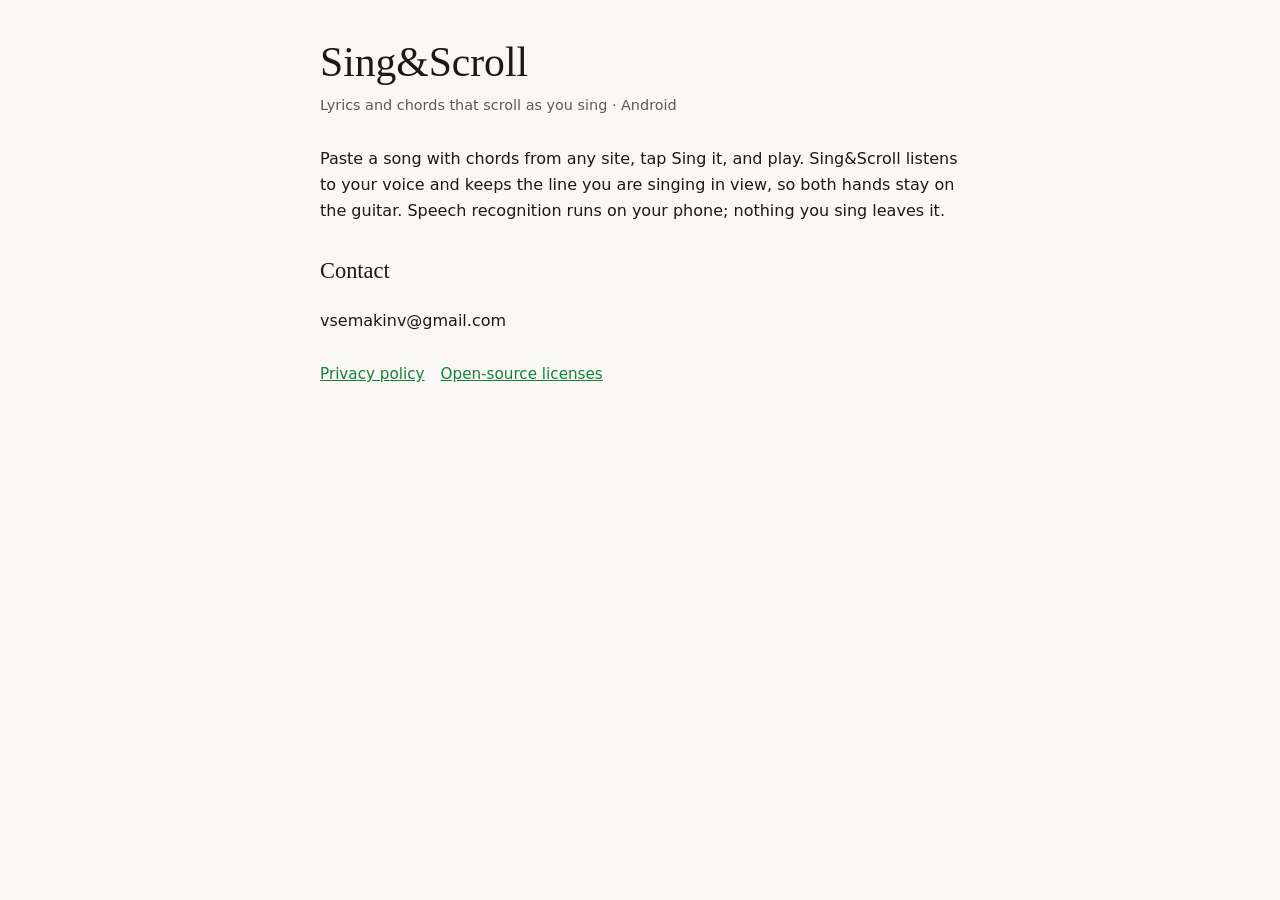
<file: index.html>
<!doctype html>
<html lang="en">
<head>
<meta charset="utf-8">
<meta name="viewport" content="width=device-width,initial-scale=1">
<title>Sing&amp;Scroll</title>
<link rel="stylesheet" href="style.css">
</head>
<body>
<div class="wrap">
  <header>
    <h1>Sing&amp;Scroll</h1>
    <p class="meta">Lyrics and chords that scroll as you sing · Android</p>
  </header>
  <section>
    <p>Paste a song with chords from any site, tap Sing it, and play. Sing&amp;Scroll listens to your voice and keeps the line you are singing in view, so both hands stay on the guitar. Speech recognition runs on your phone; nothing you sing leaves it.</p>
  </section>
  <section>
    <h2>Contact</h2>
    <p>vsemakinv@gmail.com</p>
  </section>
  <nav><a href="privacy.html">Privacy policy</a><a href="licenses.html">Open-source licenses</a></nav>
</div>
</body>
</html>
</file>
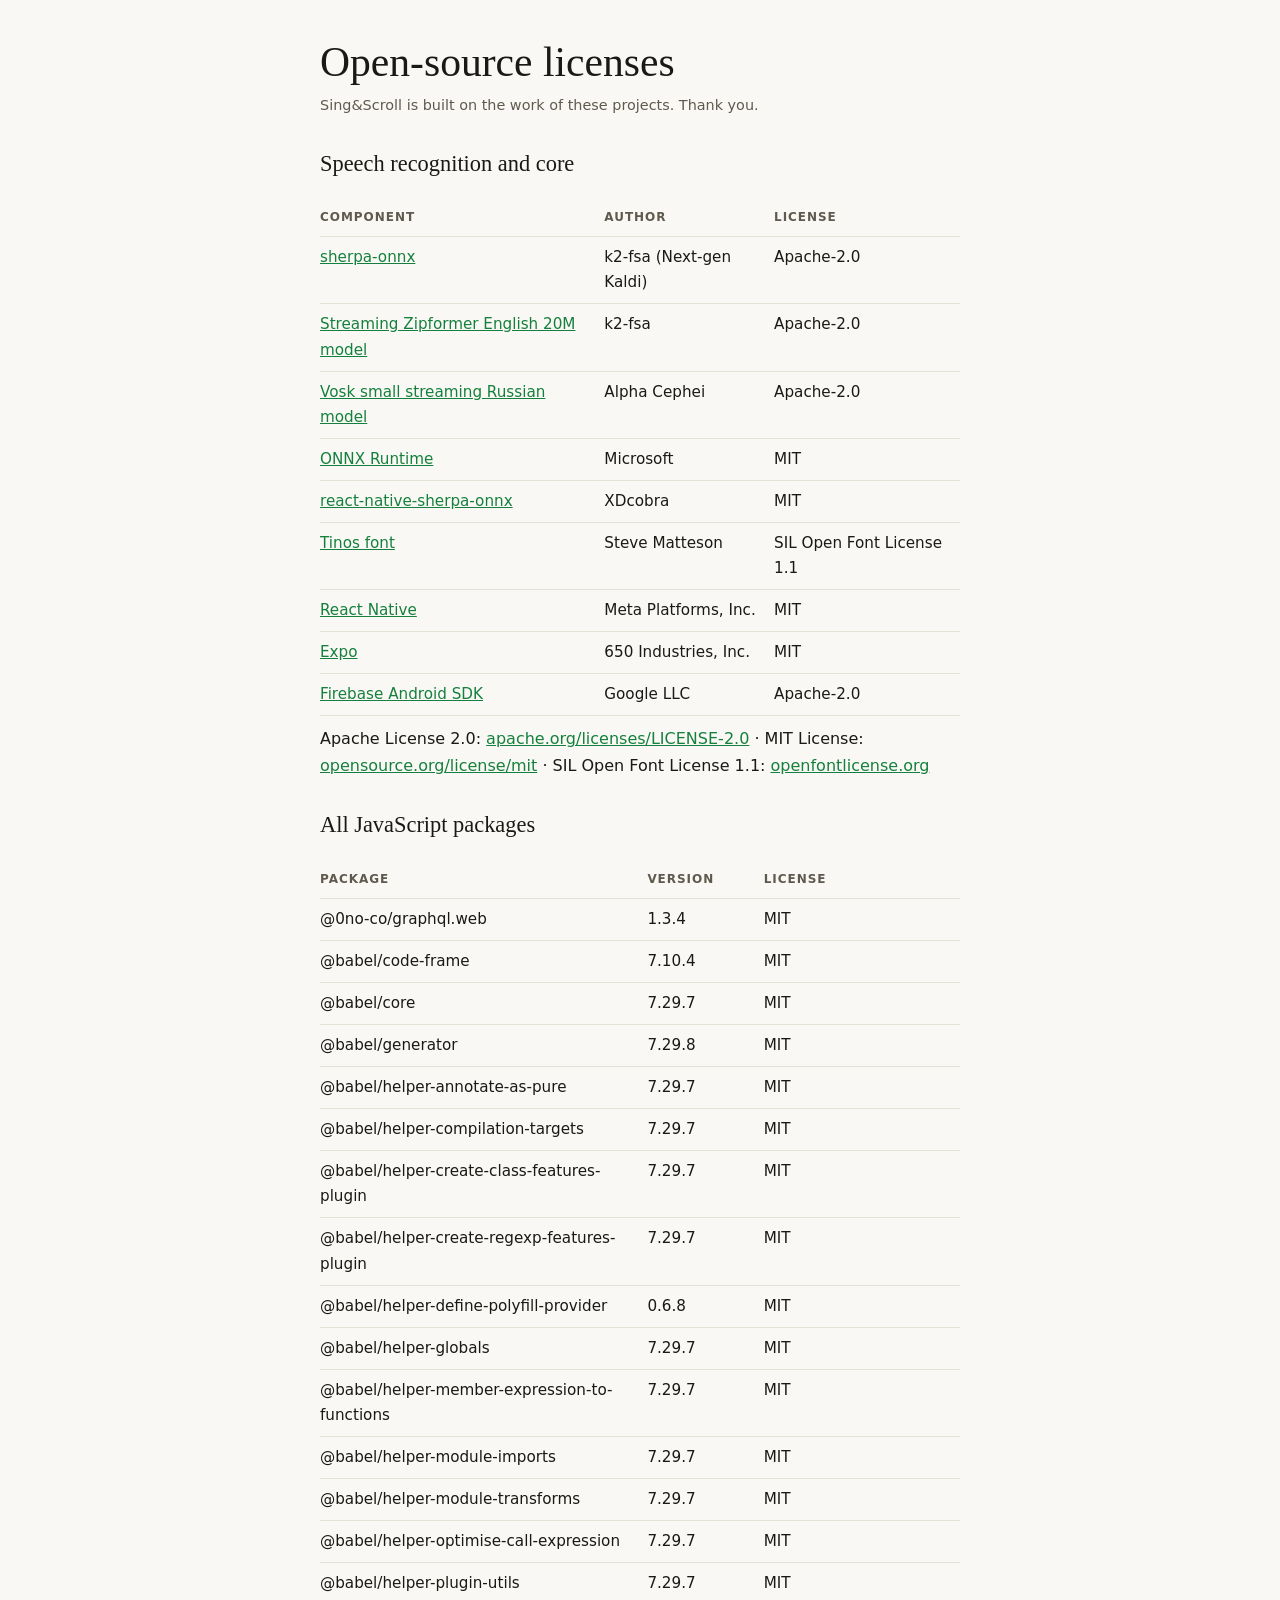
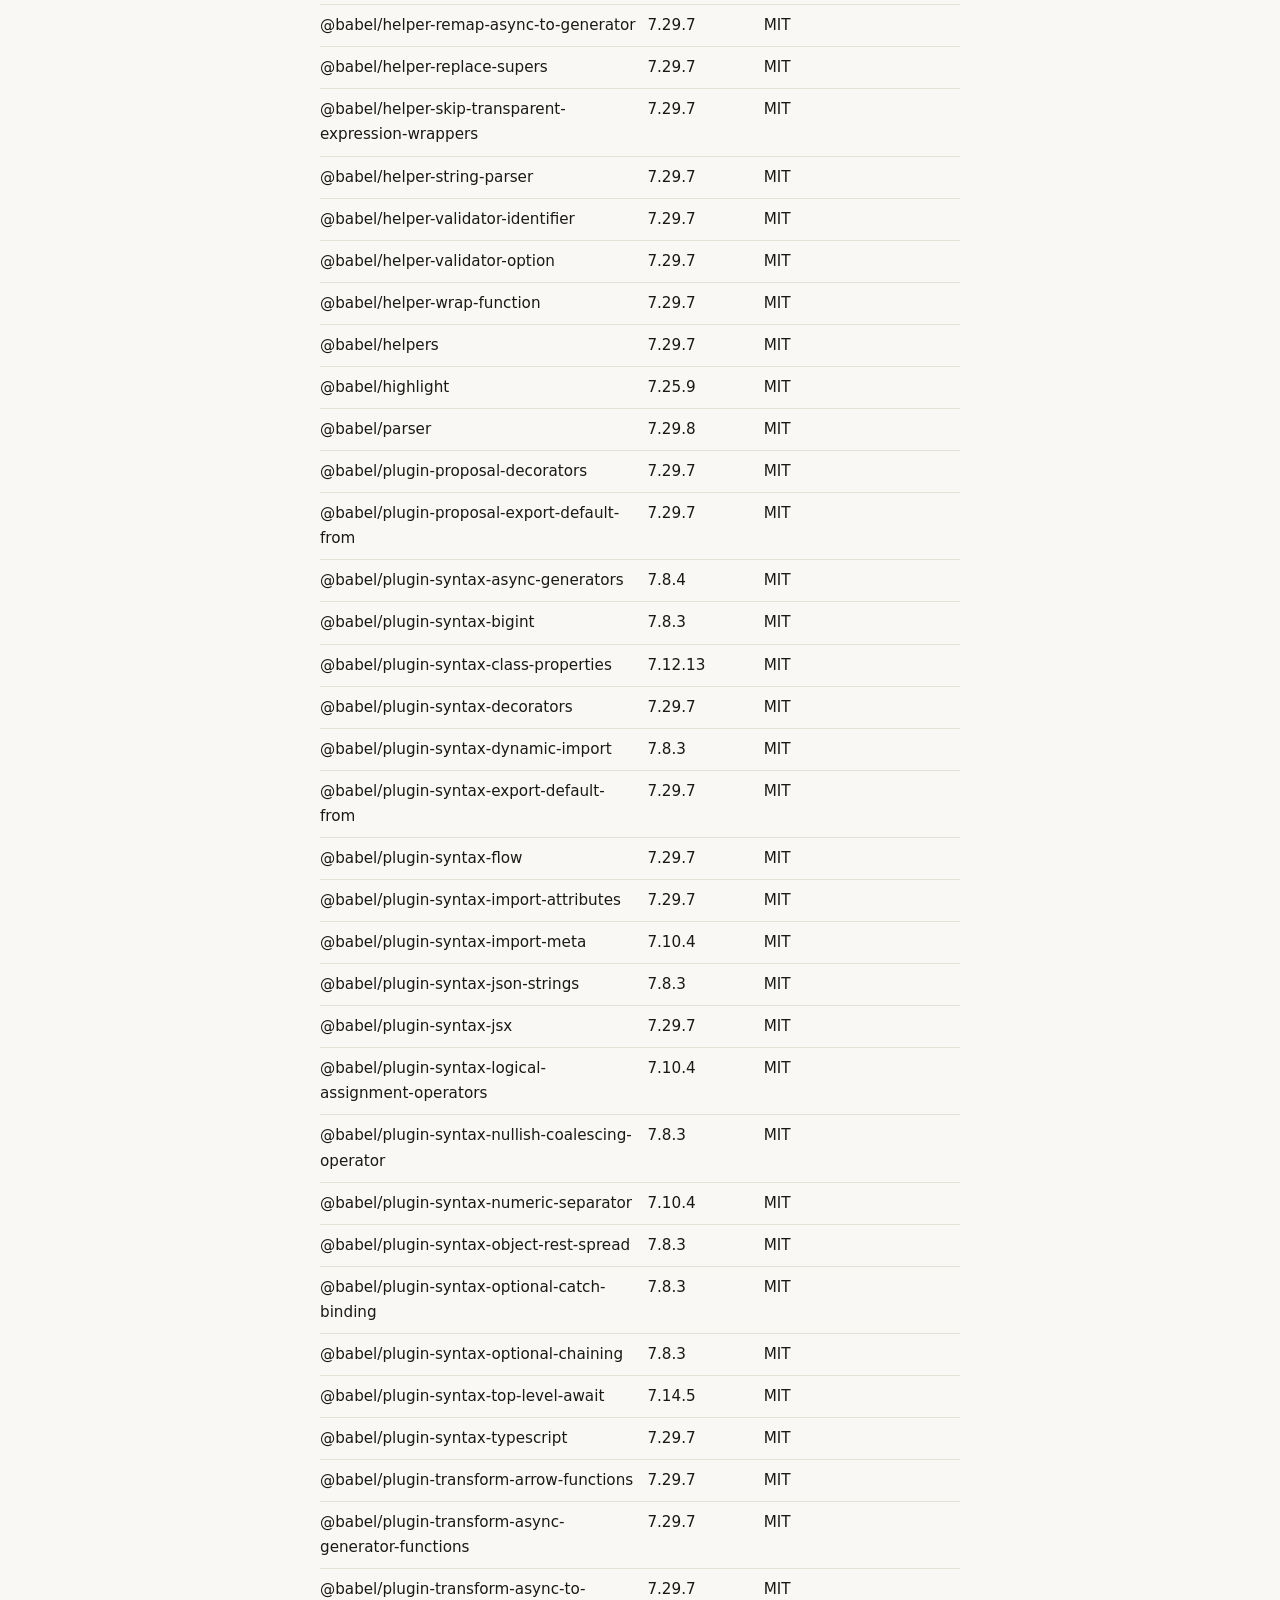
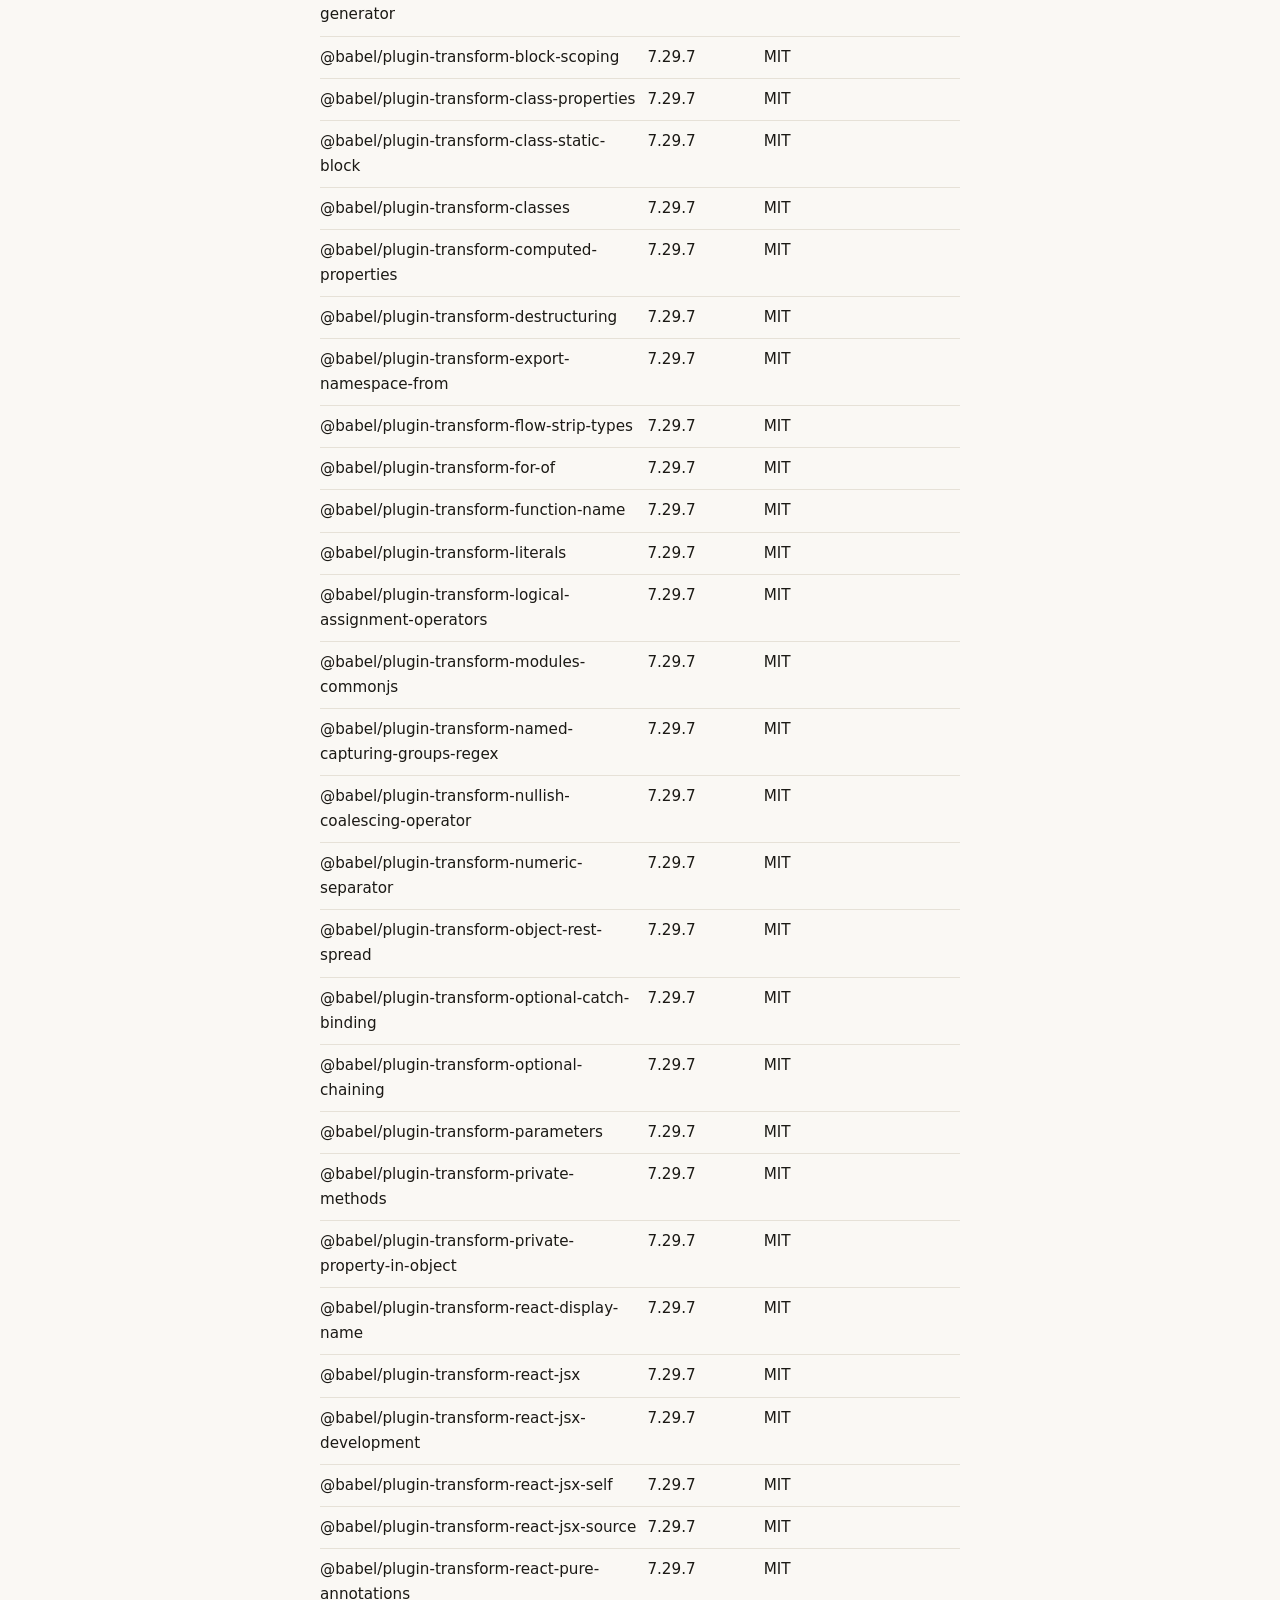
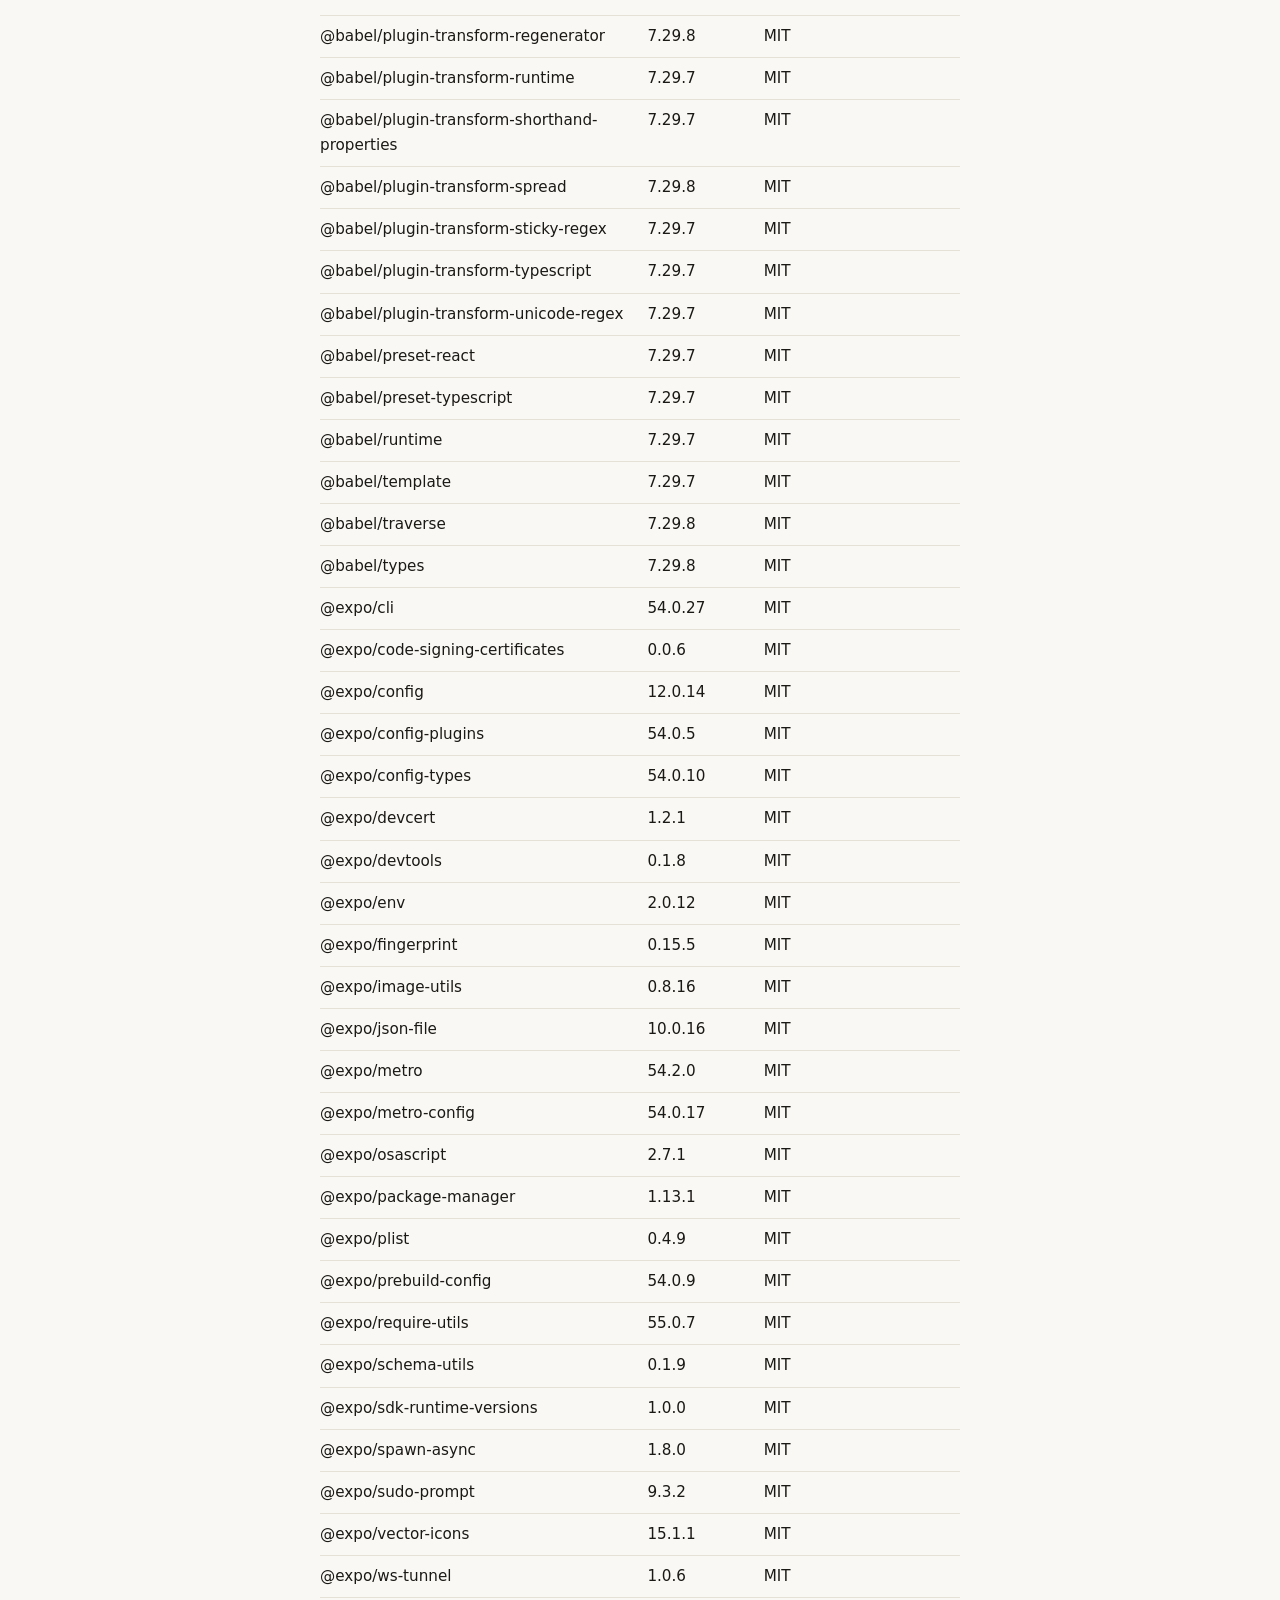
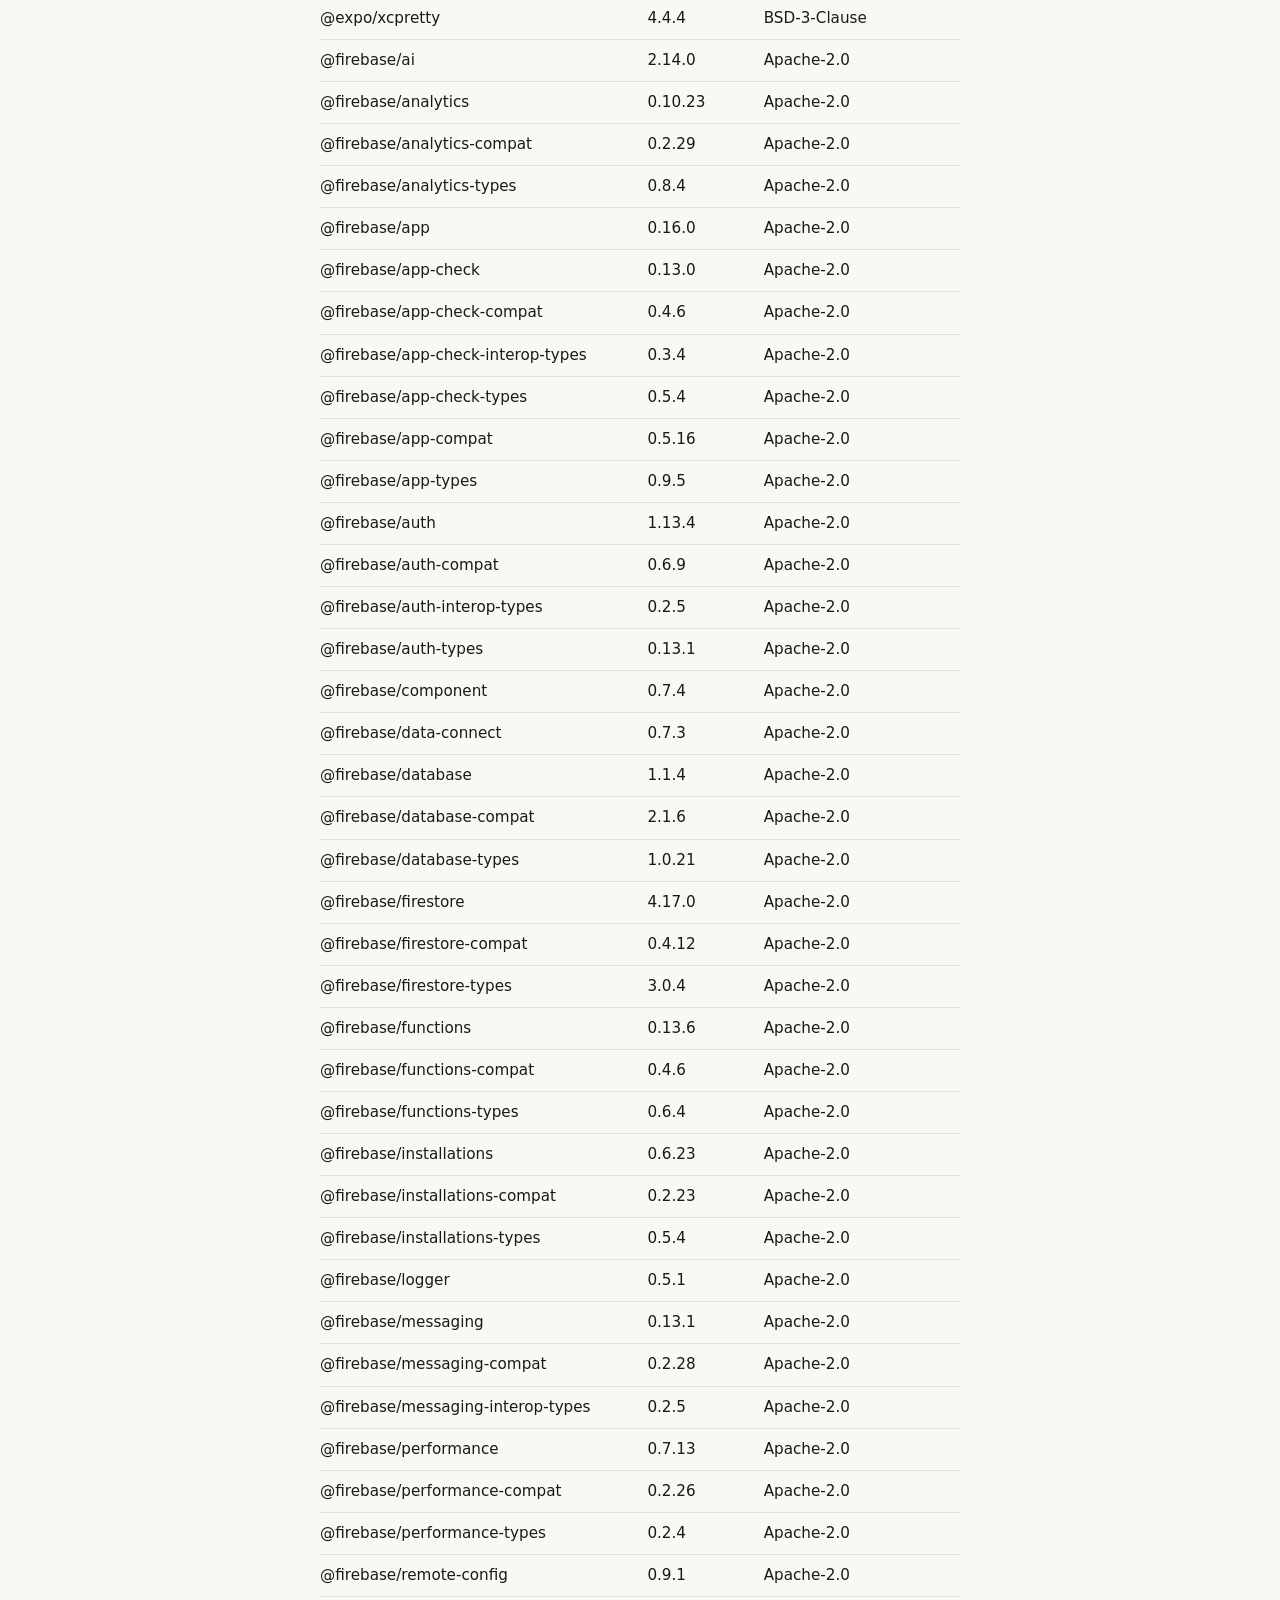
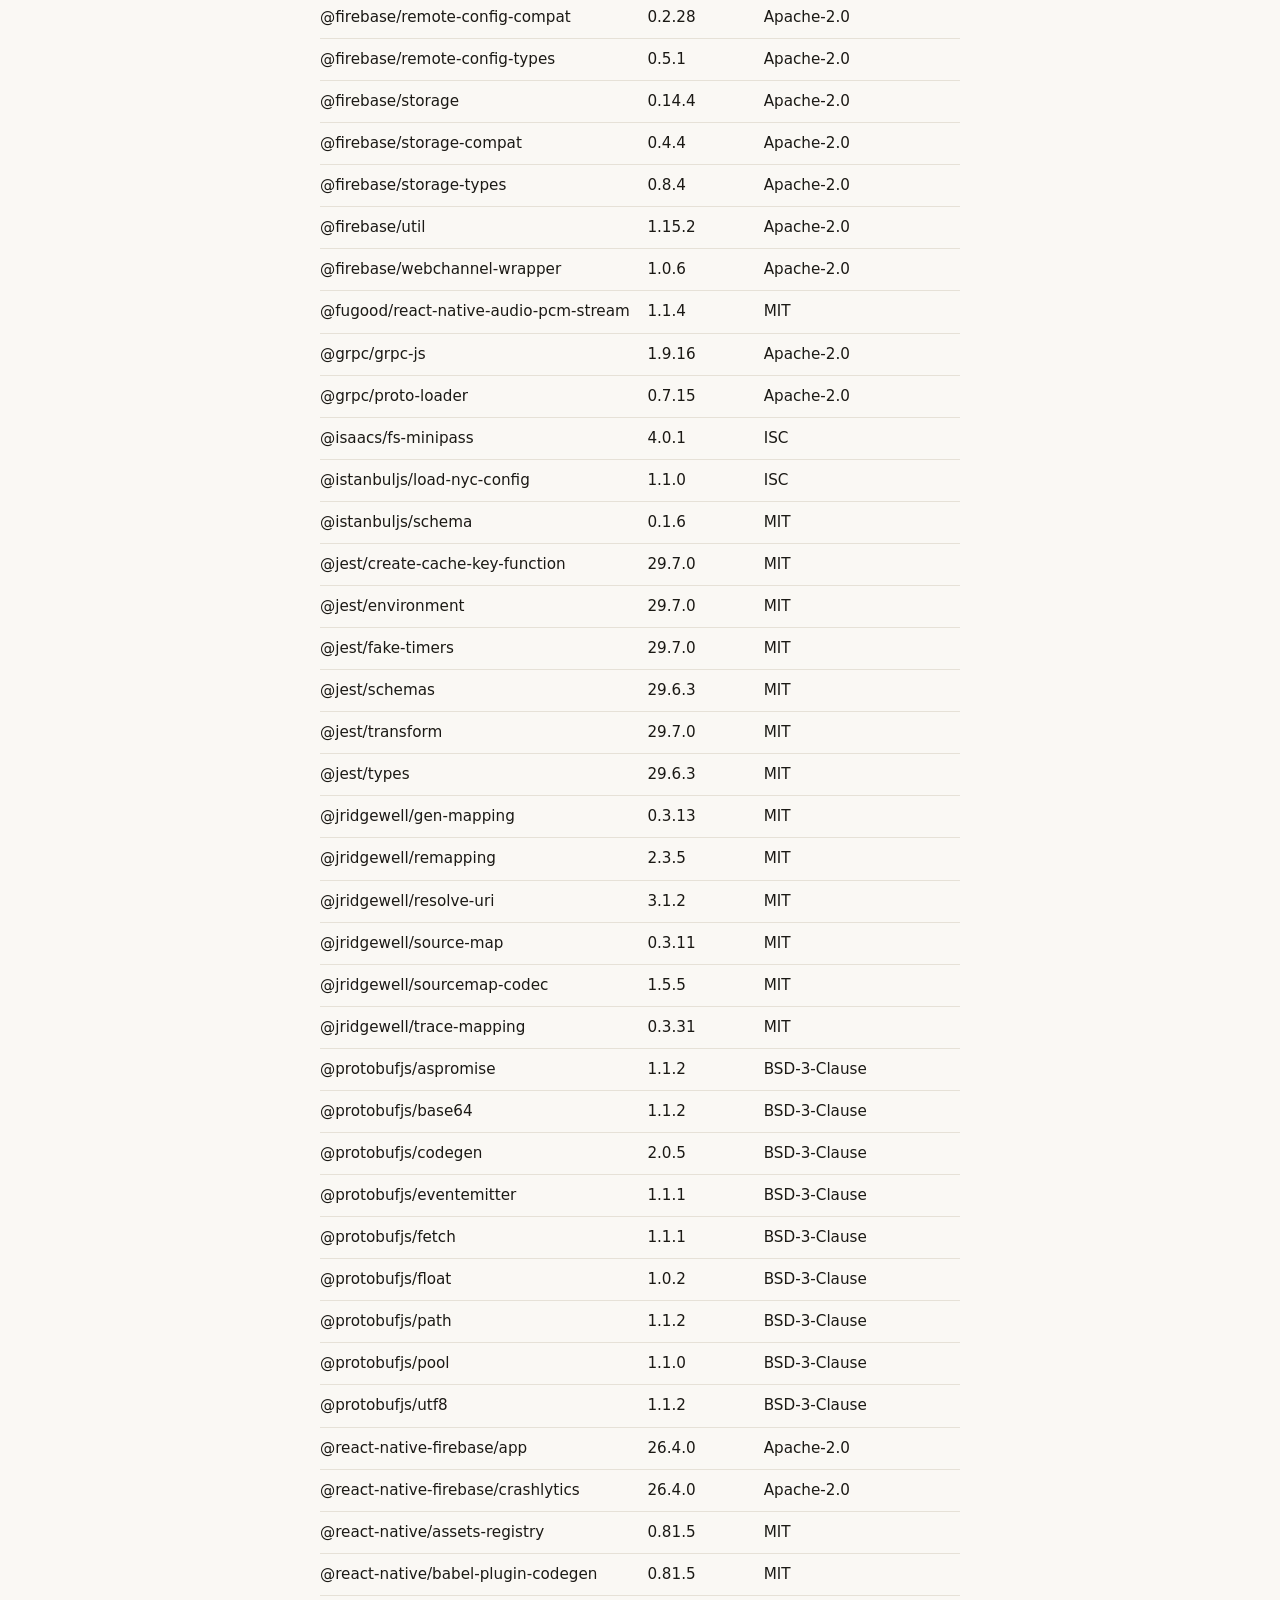
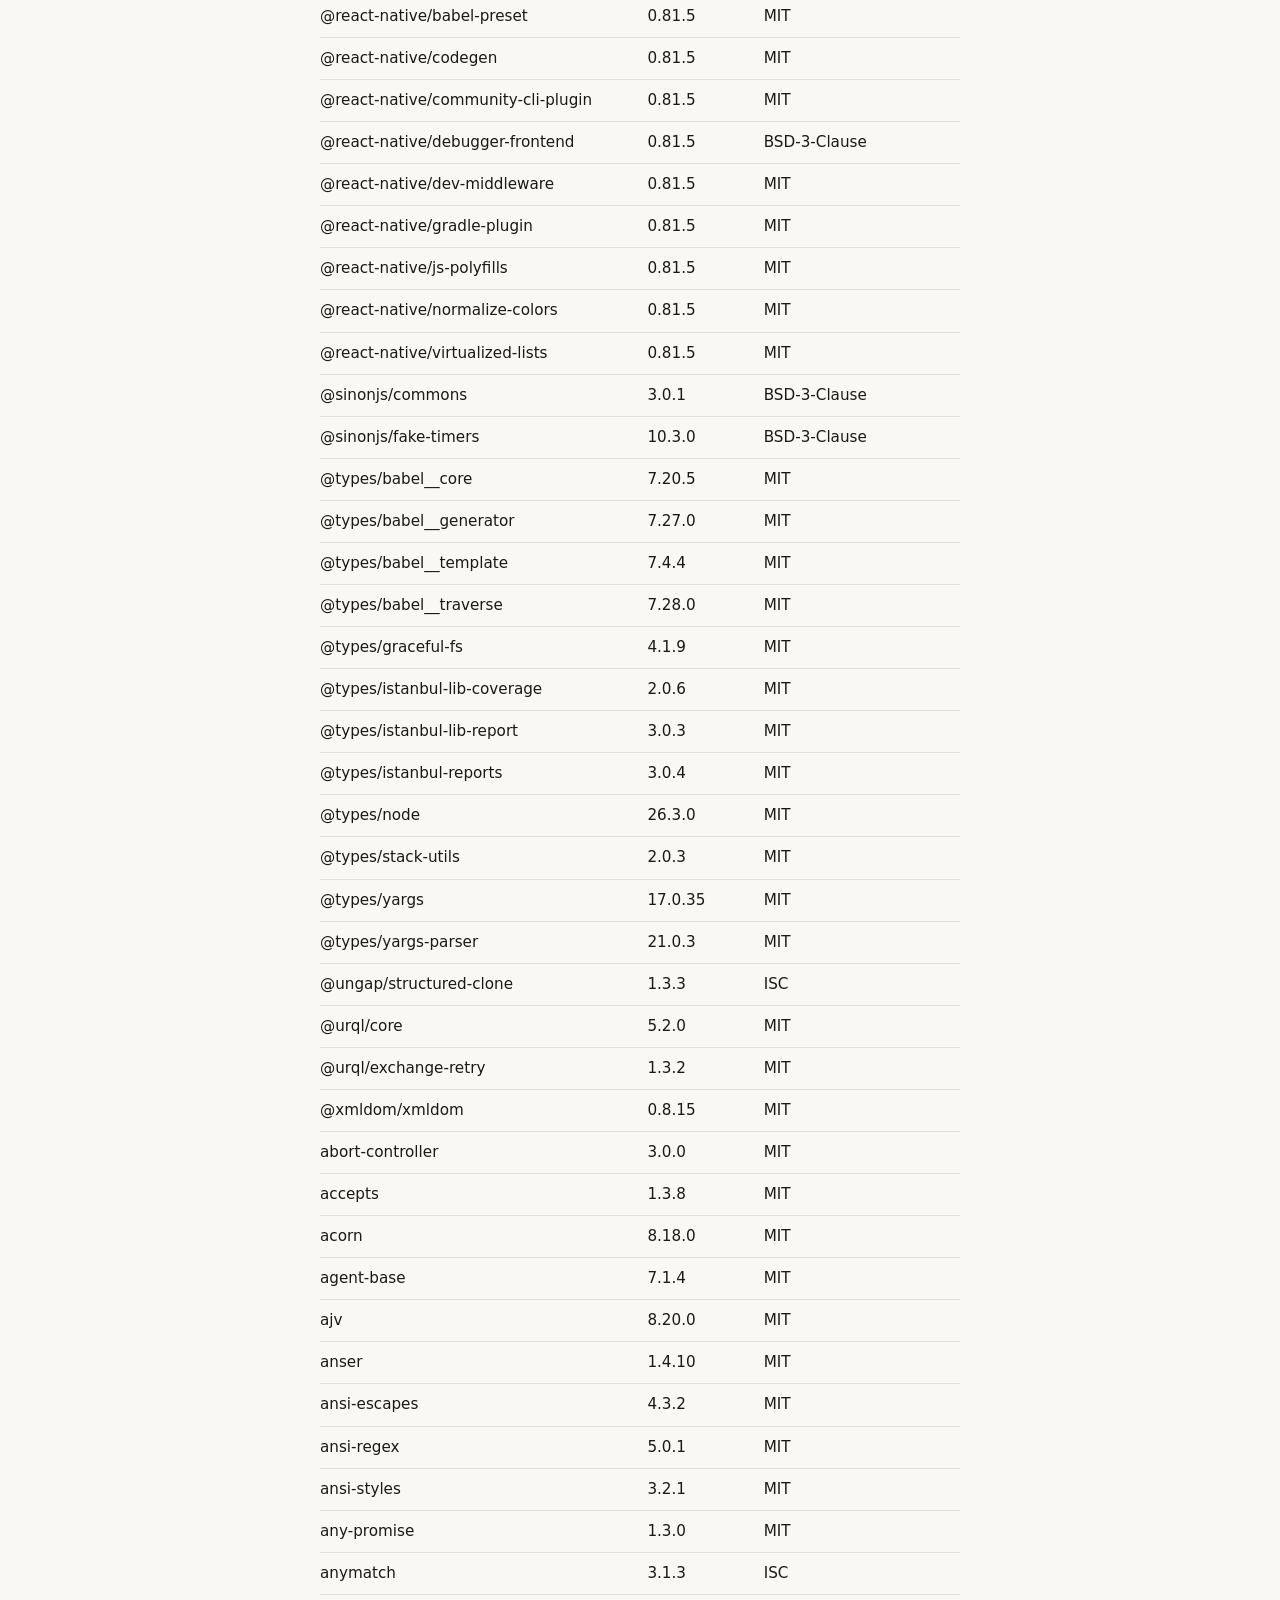
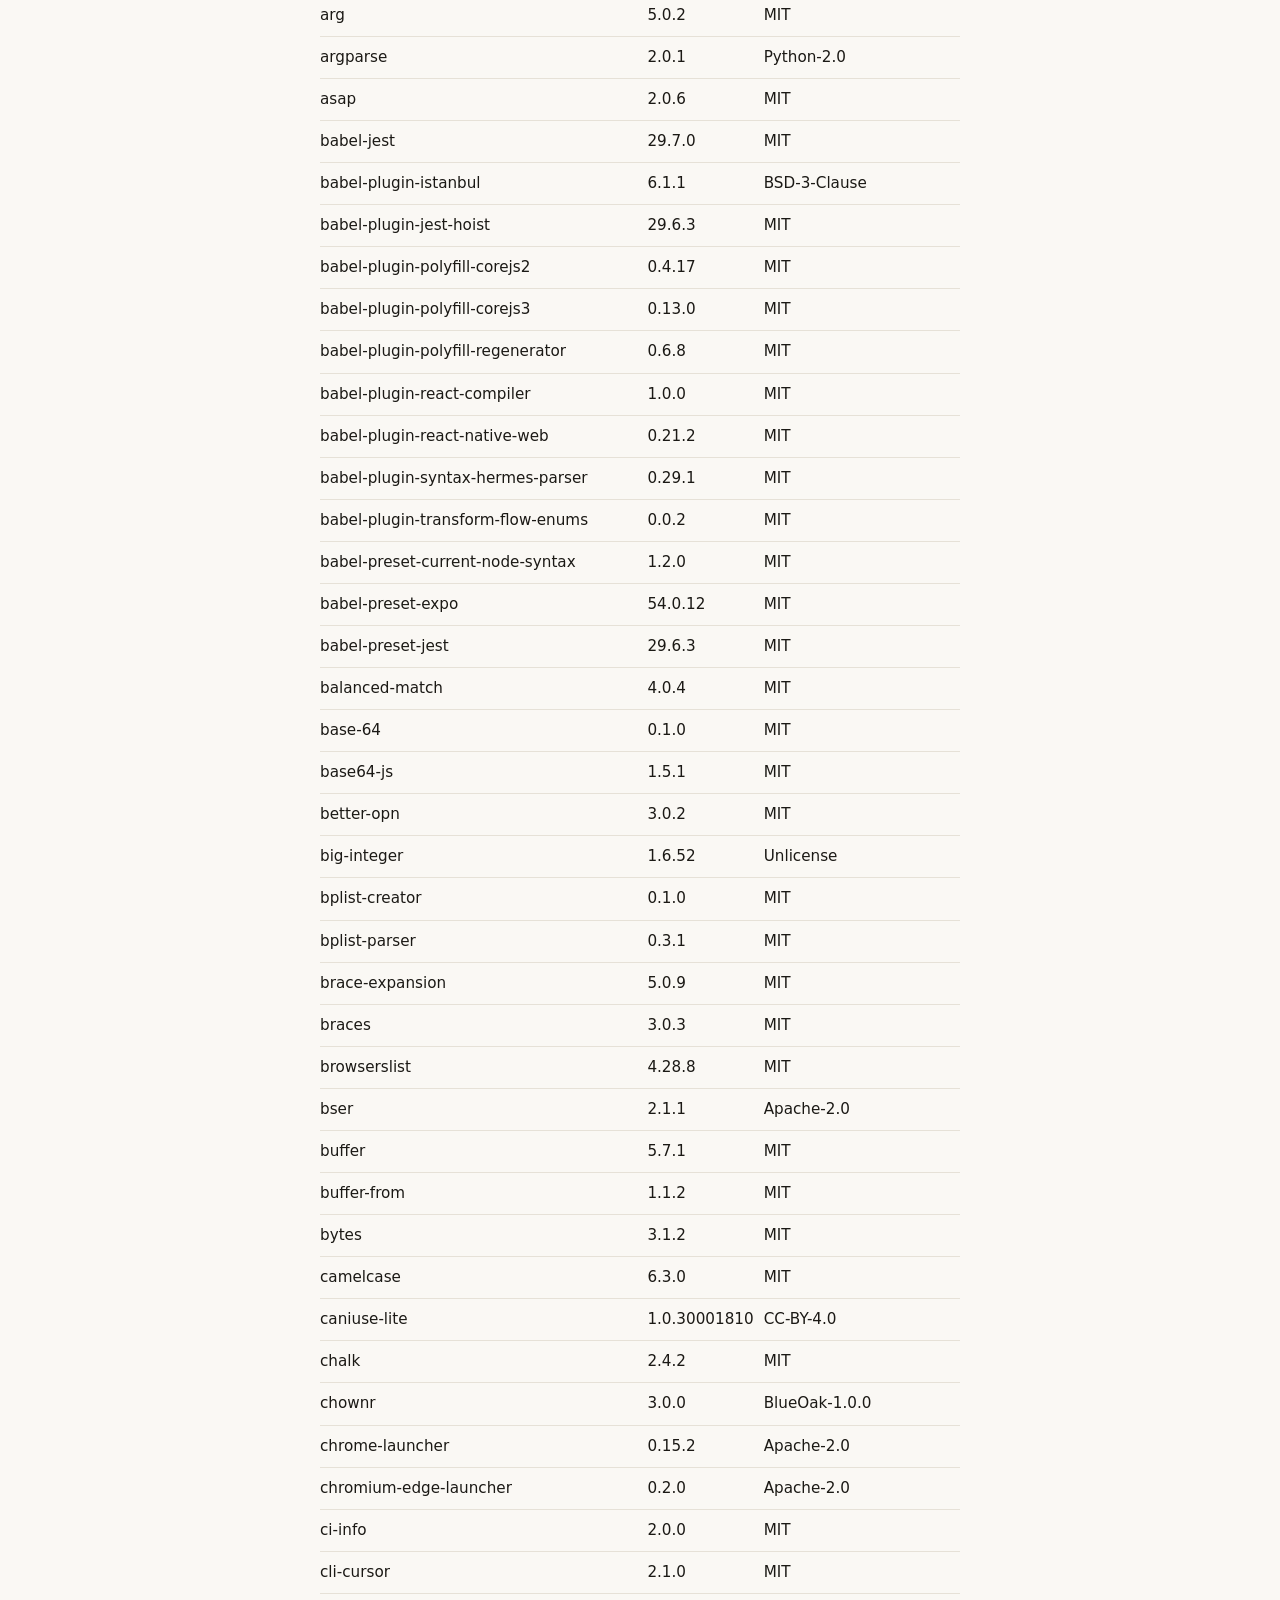
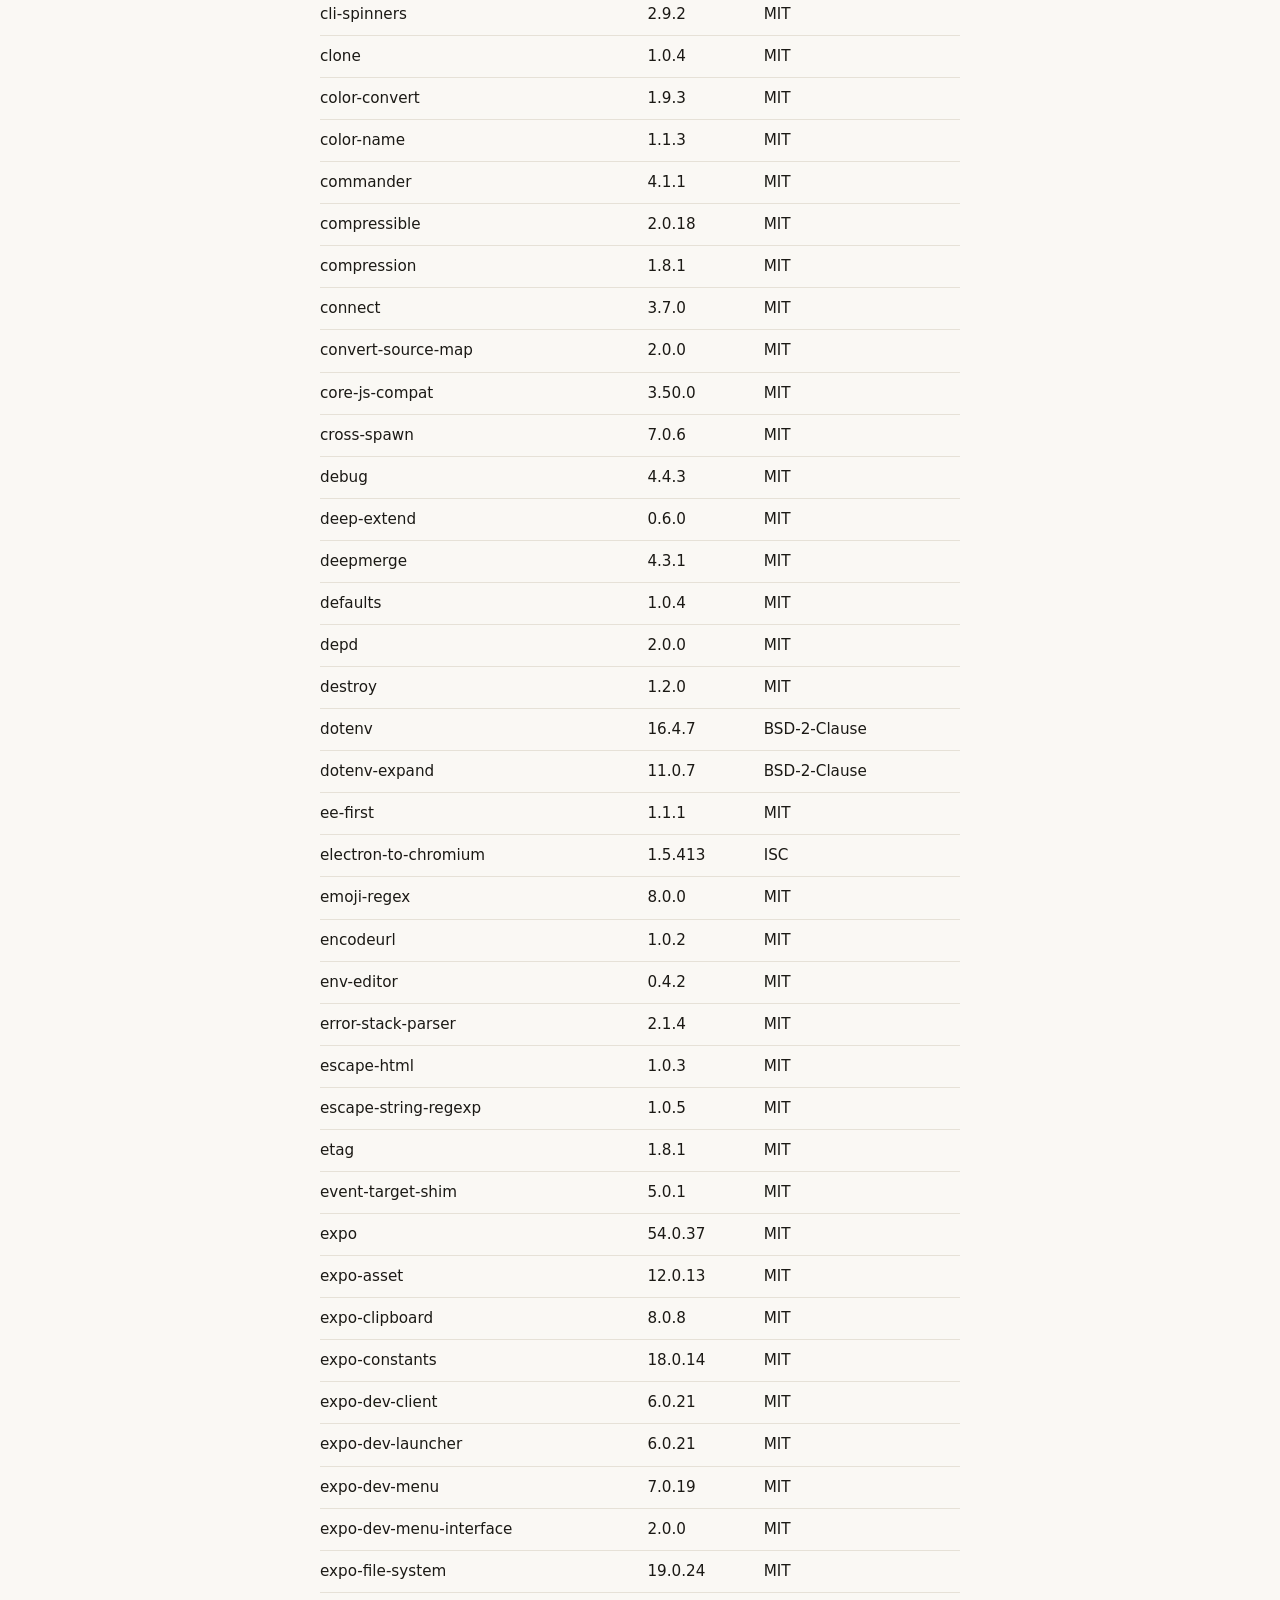
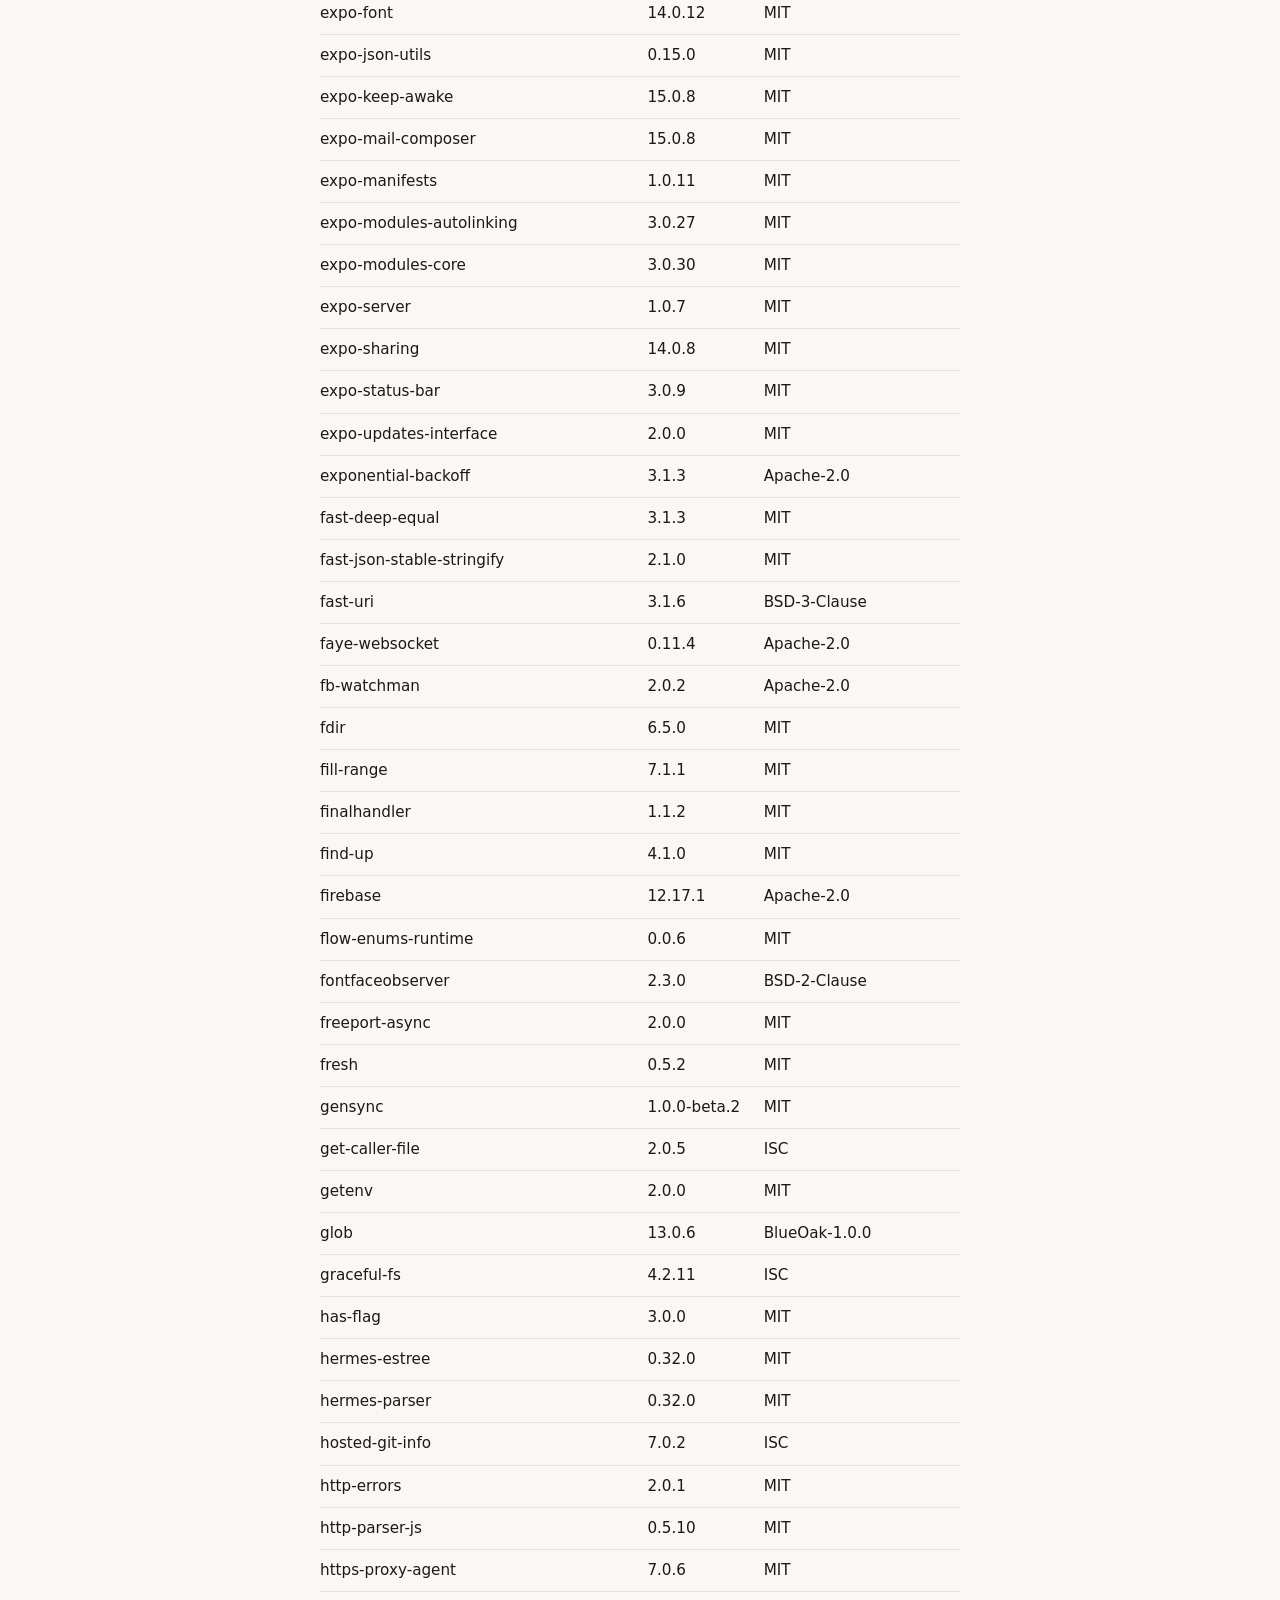
<file: licenses.html>
<!doctype html>
<html lang="en">
<head>
<meta charset="utf-8">
<meta name="viewport" content="width=device-width,initial-scale=1">
<title>Sing&amp;Scroll Licenses</title>
<link rel="stylesheet" href="style.css">
</head>
<body>
<div class="wrap">
  <header>
    <h1>Open-source licenses</h1>
    <p class="meta">Sing&amp;Scroll is built on the work of these projects. Thank you.</p>
  </header>
  <section>
    <h2>Speech recognition and core</h2>
    <div class="tablewrap"><table>
      <thead><tr><th>Component</th><th>Author</th><th>License</th></tr></thead>
      <tbody>
<tr><td><a href="https://github.com/k2-fsa/sherpa-onnx">sherpa-onnx</a></td><td>k2-fsa (Next-gen Kaldi)</td><td>Apache-2.0</td></tr>
<tr><td><a href="https://github.com/k2-fsa/sherpa-onnx/releases/tag/asr-models">Streaming Zipformer English 20M model</a></td><td>k2-fsa</td><td>Apache-2.0</td></tr>
<tr><td><a href="https://huggingface.co/alphacep/vosk-model-small-streaming-ru">Vosk small streaming Russian model</a></td><td>Alpha Cephei</td><td>Apache-2.0</td></tr>
<tr><td><a href="https://github.com/microsoft/onnxruntime">ONNX Runtime</a></td><td>Microsoft</td><td>MIT</td></tr>
<tr><td><a href="https://github.com/XDcobra/react-native-sherpa-onnx">react-native-sherpa-onnx</a></td><td>XDcobra</td><td>MIT</td></tr>
<tr><td><a href="https://fonts.google.com/specimen/Tinos">Tinos font</a></td><td>Steve Matteson</td><td>SIL Open Font License 1.1</td></tr>
<tr><td><a href="https://github.com/facebook/react-native">React Native</a></td><td>Meta Platforms, Inc.</td><td>MIT</td></tr>
<tr><td><a href="https://github.com/expo/expo">Expo</a></td><td>650 Industries, Inc.</td><td>MIT</td></tr>
<tr><td><a href="https://github.com/firebase/firebase-android-sdk">Firebase Android SDK</a></td><td>Google LLC</td><td>Apache-2.0</td></tr>
      </tbody>
    </table></div>
    <p>Apache License 2.0: <a href="https://www.apache.org/licenses/LICENSE-2.0">apache.org/licenses/LICENSE-2.0</a> · MIT License: <a href="https://opensource.org/license/mit">opensource.org/license/mit</a> · SIL Open Font License 1.1: <a href="https://openfontlicense.org">openfontlicense.org</a></p>
  </section>
  <section>
    <h2>All JavaScript packages</h2>
    <div class="tablewrap"><table>
      <thead><tr><th>Package</th><th>Version</th><th>License</th></tr></thead>
      <tbody>
<tr><td>@0no-co/graphql.web</td><td>1.3.4</td><td>MIT</td></tr>
<tr><td>@babel/code-frame</td><td>7.10.4</td><td>MIT</td></tr>
<tr><td>@babel/core</td><td>7.29.7</td><td>MIT</td></tr>
<tr><td>@babel/generator</td><td>7.29.8</td><td>MIT</td></tr>
<tr><td>@babel/helper-annotate-as-pure</td><td>7.29.7</td><td>MIT</td></tr>
<tr><td>@babel/helper-compilation-targets</td><td>7.29.7</td><td>MIT</td></tr>
<tr><td>@babel/helper-create-class-features-plugin</td><td>7.29.7</td><td>MIT</td></tr>
<tr><td>@babel/helper-create-regexp-features-plugin</td><td>7.29.7</td><td>MIT</td></tr>
<tr><td>@babel/helper-define-polyfill-provider</td><td>0.6.8</td><td>MIT</td></tr>
<tr><td>@babel/helper-globals</td><td>7.29.7</td><td>MIT</td></tr>
<tr><td>@babel/helper-member-expression-to-functions</td><td>7.29.7</td><td>MIT</td></tr>
<tr><td>@babel/helper-module-imports</td><td>7.29.7</td><td>MIT</td></tr>
<tr><td>@babel/helper-module-transforms</td><td>7.29.7</td><td>MIT</td></tr>
<tr><td>@babel/helper-optimise-call-expression</td><td>7.29.7</td><td>MIT</td></tr>
<tr><td>@babel/helper-plugin-utils</td><td>7.29.7</td><td>MIT</td></tr>
<tr><td>@babel/helper-remap-async-to-generator</td><td>7.29.7</td><td>MIT</td></tr>
<tr><td>@babel/helper-replace-supers</td><td>7.29.7</td><td>MIT</td></tr>
<tr><td>@babel/helper-skip-transparent-expression-wrappers</td><td>7.29.7</td><td>MIT</td></tr>
<tr><td>@babel/helper-string-parser</td><td>7.29.7</td><td>MIT</td></tr>
<tr><td>@babel/helper-validator-identifier</td><td>7.29.7</td><td>MIT</td></tr>
<tr><td>@babel/helper-validator-option</td><td>7.29.7</td><td>MIT</td></tr>
<tr><td>@babel/helper-wrap-function</td><td>7.29.7</td><td>MIT</td></tr>
<tr><td>@babel/helpers</td><td>7.29.7</td><td>MIT</td></tr>
<tr><td>@babel/highlight</td><td>7.25.9</td><td>MIT</td></tr>
<tr><td>@babel/parser</td><td>7.29.8</td><td>MIT</td></tr>
<tr><td>@babel/plugin-proposal-decorators</td><td>7.29.7</td><td>MIT</td></tr>
<tr><td>@babel/plugin-proposal-export-default-from</td><td>7.29.7</td><td>MIT</td></tr>
<tr><td>@babel/plugin-syntax-async-generators</td><td>7.8.4</td><td>MIT</td></tr>
<tr><td>@babel/plugin-syntax-bigint</td><td>7.8.3</td><td>MIT</td></tr>
<tr><td>@babel/plugin-syntax-class-properties</td><td>7.12.13</td><td>MIT</td></tr>
<tr><td>@babel/plugin-syntax-decorators</td><td>7.29.7</td><td>MIT</td></tr>
<tr><td>@babel/plugin-syntax-dynamic-import</td><td>7.8.3</td><td>MIT</td></tr>
<tr><td>@babel/plugin-syntax-export-default-from</td><td>7.29.7</td><td>MIT</td></tr>
<tr><td>@babel/plugin-syntax-flow</td><td>7.29.7</td><td>MIT</td></tr>
<tr><td>@babel/plugin-syntax-import-attributes</td><td>7.29.7</td><td>MIT</td></tr>
<tr><td>@babel/plugin-syntax-import-meta</td><td>7.10.4</td><td>MIT</td></tr>
<tr><td>@babel/plugin-syntax-json-strings</td><td>7.8.3</td><td>MIT</td></tr>
<tr><td>@babel/plugin-syntax-jsx</td><td>7.29.7</td><td>MIT</td></tr>
<tr><td>@babel/plugin-syntax-logical-assignment-operators</td><td>7.10.4</td><td>MIT</td></tr>
<tr><td>@babel/plugin-syntax-nullish-coalescing-operator</td><td>7.8.3</td><td>MIT</td></tr>
<tr><td>@babel/plugin-syntax-numeric-separator</td><td>7.10.4</td><td>MIT</td></tr>
<tr><td>@babel/plugin-syntax-object-rest-spread</td><td>7.8.3</td><td>MIT</td></tr>
<tr><td>@babel/plugin-syntax-optional-catch-binding</td><td>7.8.3</td><td>MIT</td></tr>
<tr><td>@babel/plugin-syntax-optional-chaining</td><td>7.8.3</td><td>MIT</td></tr>
<tr><td>@babel/plugin-syntax-top-level-await</td><td>7.14.5</td><td>MIT</td></tr>
<tr><td>@babel/plugin-syntax-typescript</td><td>7.29.7</td><td>MIT</td></tr>
<tr><td>@babel/plugin-transform-arrow-functions</td><td>7.29.7</td><td>MIT</td></tr>
<tr><td>@babel/plugin-transform-async-generator-functions</td><td>7.29.7</td><td>MIT</td></tr>
<tr><td>@babel/plugin-transform-async-to-generator</td><td>7.29.7</td><td>MIT</td></tr>
<tr><td>@babel/plugin-transform-block-scoping</td><td>7.29.7</td><td>MIT</td></tr>
<tr><td>@babel/plugin-transform-class-properties</td><td>7.29.7</td><td>MIT</td></tr>
<tr><td>@babel/plugin-transform-class-static-block</td><td>7.29.7</td><td>MIT</td></tr>
<tr><td>@babel/plugin-transform-classes</td><td>7.29.7</td><td>MIT</td></tr>
<tr><td>@babel/plugin-transform-computed-properties</td><td>7.29.7</td><td>MIT</td></tr>
<tr><td>@babel/plugin-transform-destructuring</td><td>7.29.7</td><td>MIT</td></tr>
<tr><td>@babel/plugin-transform-export-namespace-from</td><td>7.29.7</td><td>MIT</td></tr>
<tr><td>@babel/plugin-transform-flow-strip-types</td><td>7.29.7</td><td>MIT</td></tr>
<tr><td>@babel/plugin-transform-for-of</td><td>7.29.7</td><td>MIT</td></tr>
<tr><td>@babel/plugin-transform-function-name</td><td>7.29.7</td><td>MIT</td></tr>
<tr><td>@babel/plugin-transform-literals</td><td>7.29.7</td><td>MIT</td></tr>
<tr><td>@babel/plugin-transform-logical-assignment-operators</td><td>7.29.7</td><td>MIT</td></tr>
<tr><td>@babel/plugin-transform-modules-commonjs</td><td>7.29.7</td><td>MIT</td></tr>
<tr><td>@babel/plugin-transform-named-capturing-groups-regex</td><td>7.29.7</td><td>MIT</td></tr>
<tr><td>@babel/plugin-transform-nullish-coalescing-operator</td><td>7.29.7</td><td>MIT</td></tr>
<tr><td>@babel/plugin-transform-numeric-separator</td><td>7.29.7</td><td>MIT</td></tr>
<tr><td>@babel/plugin-transform-object-rest-spread</td><td>7.29.7</td><td>MIT</td></tr>
<tr><td>@babel/plugin-transform-optional-catch-binding</td><td>7.29.7</td><td>MIT</td></tr>
<tr><td>@babel/plugin-transform-optional-chaining</td><td>7.29.7</td><td>MIT</td></tr>
<tr><td>@babel/plugin-transform-parameters</td><td>7.29.7</td><td>MIT</td></tr>
<tr><td>@babel/plugin-transform-private-methods</td><td>7.29.7</td><td>MIT</td></tr>
<tr><td>@babel/plugin-transform-private-property-in-object</td><td>7.29.7</td><td>MIT</td></tr>
<tr><td>@babel/plugin-transform-react-display-name</td><td>7.29.7</td><td>MIT</td></tr>
<tr><td>@babel/plugin-transform-react-jsx</td><td>7.29.7</td><td>MIT</td></tr>
<tr><td>@babel/plugin-transform-react-jsx-development</td><td>7.29.7</td><td>MIT</td></tr>
<tr><td>@babel/plugin-transform-react-jsx-self</td><td>7.29.7</td><td>MIT</td></tr>
<tr><td>@babel/plugin-transform-react-jsx-source</td><td>7.29.7</td><td>MIT</td></tr>
<tr><td>@babel/plugin-transform-react-pure-annotations</td><td>7.29.7</td><td>MIT</td></tr>
<tr><td>@babel/plugin-transform-regenerator</td><td>7.29.8</td><td>MIT</td></tr>
<tr><td>@babel/plugin-transform-runtime</td><td>7.29.7</td><td>MIT</td></tr>
<tr><td>@babel/plugin-transform-shorthand-properties</td><td>7.29.7</td><td>MIT</td></tr>
<tr><td>@babel/plugin-transform-spread</td><td>7.29.8</td><td>MIT</td></tr>
<tr><td>@babel/plugin-transform-sticky-regex</td><td>7.29.7</td><td>MIT</td></tr>
<tr><td>@babel/plugin-transform-typescript</td><td>7.29.7</td><td>MIT</td></tr>
<tr><td>@babel/plugin-transform-unicode-regex</td><td>7.29.7</td><td>MIT</td></tr>
<tr><td>@babel/preset-react</td><td>7.29.7</td><td>MIT</td></tr>
<tr><td>@babel/preset-typescript</td><td>7.29.7</td><td>MIT</td></tr>
<tr><td>@babel/runtime</td><td>7.29.7</td><td>MIT</td></tr>
<tr><td>@babel/template</td><td>7.29.7</td><td>MIT</td></tr>
<tr><td>@babel/traverse</td><td>7.29.8</td><td>MIT</td></tr>
<tr><td>@babel/types</td><td>7.29.8</td><td>MIT</td></tr>
<tr><td>@expo/cli</td><td>54.0.27</td><td>MIT</td></tr>
<tr><td>@expo/code-signing-certificates</td><td>0.0.6</td><td>MIT</td></tr>
<tr><td>@expo/config</td><td>12.0.14</td><td>MIT</td></tr>
<tr><td>@expo/config-plugins</td><td>54.0.5</td><td>MIT</td></tr>
<tr><td>@expo/config-types</td><td>54.0.10</td><td>MIT</td></tr>
<tr><td>@expo/devcert</td><td>1.2.1</td><td>MIT</td></tr>
<tr><td>@expo/devtools</td><td>0.1.8</td><td>MIT</td></tr>
<tr><td>@expo/env</td><td>2.0.12</td><td>MIT</td></tr>
<tr><td>@expo/fingerprint</td><td>0.15.5</td><td>MIT</td></tr>
<tr><td>@expo/image-utils</td><td>0.8.16</td><td>MIT</td></tr>
<tr><td>@expo/json-file</td><td>10.0.16</td><td>MIT</td></tr>
<tr><td>@expo/metro</td><td>54.2.0</td><td>MIT</td></tr>
<tr><td>@expo/metro-config</td><td>54.0.17</td><td>MIT</td></tr>
<tr><td>@expo/osascript</td><td>2.7.1</td><td>MIT</td></tr>
<tr><td>@expo/package-manager</td><td>1.13.1</td><td>MIT</td></tr>
<tr><td>@expo/plist</td><td>0.4.9</td><td>MIT</td></tr>
<tr><td>@expo/prebuild-config</td><td>54.0.9</td><td>MIT</td></tr>
<tr><td>@expo/require-utils</td><td>55.0.7</td><td>MIT</td></tr>
<tr><td>@expo/schema-utils</td><td>0.1.9</td><td>MIT</td></tr>
<tr><td>@expo/sdk-runtime-versions</td><td>1.0.0</td><td>MIT</td></tr>
<tr><td>@expo/spawn-async</td><td>1.8.0</td><td>MIT</td></tr>
<tr><td>@expo/sudo-prompt</td><td>9.3.2</td><td>MIT</td></tr>
<tr><td>@expo/vector-icons</td><td>15.1.1</td><td>MIT</td></tr>
<tr><td>@expo/ws-tunnel</td><td>1.0.6</td><td>MIT</td></tr>
<tr><td>@expo/xcpretty</td><td>4.4.4</td><td>BSD-3-Clause</td></tr>
<tr><td>@firebase/ai</td><td>2.14.0</td><td>Apache-2.0</td></tr>
<tr><td>@firebase/analytics</td><td>0.10.23</td><td>Apache-2.0</td></tr>
<tr><td>@firebase/analytics-compat</td><td>0.2.29</td><td>Apache-2.0</td></tr>
<tr><td>@firebase/analytics-types</td><td>0.8.4</td><td>Apache-2.0</td></tr>
<tr><td>@firebase/app</td><td>0.16.0</td><td>Apache-2.0</td></tr>
<tr><td>@firebase/app-check</td><td>0.13.0</td><td>Apache-2.0</td></tr>
<tr><td>@firebase/app-check-compat</td><td>0.4.6</td><td>Apache-2.0</td></tr>
<tr><td>@firebase/app-check-interop-types</td><td>0.3.4</td><td>Apache-2.0</td></tr>
<tr><td>@firebase/app-check-types</td><td>0.5.4</td><td>Apache-2.0</td></tr>
<tr><td>@firebase/app-compat</td><td>0.5.16</td><td>Apache-2.0</td></tr>
<tr><td>@firebase/app-types</td><td>0.9.5</td><td>Apache-2.0</td></tr>
<tr><td>@firebase/auth</td><td>1.13.4</td><td>Apache-2.0</td></tr>
<tr><td>@firebase/auth-compat</td><td>0.6.9</td><td>Apache-2.0</td></tr>
<tr><td>@firebase/auth-interop-types</td><td>0.2.5</td><td>Apache-2.0</td></tr>
<tr><td>@firebase/auth-types</td><td>0.13.1</td><td>Apache-2.0</td></tr>
<tr><td>@firebase/component</td><td>0.7.4</td><td>Apache-2.0</td></tr>
<tr><td>@firebase/data-connect</td><td>0.7.3</td><td>Apache-2.0</td></tr>
<tr><td>@firebase/database</td><td>1.1.4</td><td>Apache-2.0</td></tr>
<tr><td>@firebase/database-compat</td><td>2.1.6</td><td>Apache-2.0</td></tr>
<tr><td>@firebase/database-types</td><td>1.0.21</td><td>Apache-2.0</td></tr>
<tr><td>@firebase/firestore</td><td>4.17.0</td><td>Apache-2.0</td></tr>
<tr><td>@firebase/firestore-compat</td><td>0.4.12</td><td>Apache-2.0</td></tr>
<tr><td>@firebase/firestore-types</td><td>3.0.4</td><td>Apache-2.0</td></tr>
<tr><td>@firebase/functions</td><td>0.13.6</td><td>Apache-2.0</td></tr>
<tr><td>@firebase/functions-compat</td><td>0.4.6</td><td>Apache-2.0</td></tr>
<tr><td>@firebase/functions-types</td><td>0.6.4</td><td>Apache-2.0</td></tr>
<tr><td>@firebase/installations</td><td>0.6.23</td><td>Apache-2.0</td></tr>
<tr><td>@firebase/installations-compat</td><td>0.2.23</td><td>Apache-2.0</td></tr>
<tr><td>@firebase/installations-types</td><td>0.5.4</td><td>Apache-2.0</td></tr>
<tr><td>@firebase/logger</td><td>0.5.1</td><td>Apache-2.0</td></tr>
<tr><td>@firebase/messaging</td><td>0.13.1</td><td>Apache-2.0</td></tr>
<tr><td>@firebase/messaging-compat</td><td>0.2.28</td><td>Apache-2.0</td></tr>
<tr><td>@firebase/messaging-interop-types</td><td>0.2.5</td><td>Apache-2.0</td></tr>
<tr><td>@firebase/performance</td><td>0.7.13</td><td>Apache-2.0</td></tr>
<tr><td>@firebase/performance-compat</td><td>0.2.26</td><td>Apache-2.0</td></tr>
<tr><td>@firebase/performance-types</td><td>0.2.4</td><td>Apache-2.0</td></tr>
<tr><td>@firebase/remote-config</td><td>0.9.1</td><td>Apache-2.0</td></tr>
<tr><td>@firebase/remote-config-compat</td><td>0.2.28</td><td>Apache-2.0</td></tr>
<tr><td>@firebase/remote-config-types</td><td>0.5.1</td><td>Apache-2.0</td></tr>
<tr><td>@firebase/storage</td><td>0.14.4</td><td>Apache-2.0</td></tr>
<tr><td>@firebase/storage-compat</td><td>0.4.4</td><td>Apache-2.0</td></tr>
<tr><td>@firebase/storage-types</td><td>0.8.4</td><td>Apache-2.0</td></tr>
<tr><td>@firebase/util</td><td>1.15.2</td><td>Apache-2.0</td></tr>
<tr><td>@firebase/webchannel-wrapper</td><td>1.0.6</td><td>Apache-2.0</td></tr>
<tr><td>@fugood/react-native-audio-pcm-stream</td><td>1.1.4</td><td>MIT</td></tr>
<tr><td>@grpc/grpc-js</td><td>1.9.16</td><td>Apache-2.0</td></tr>
<tr><td>@grpc/proto-loader</td><td>0.7.15</td><td>Apache-2.0</td></tr>
<tr><td>@isaacs/fs-minipass</td><td>4.0.1</td><td>ISC</td></tr>
<tr><td>@istanbuljs/load-nyc-config</td><td>1.1.0</td><td>ISC</td></tr>
<tr><td>@istanbuljs/schema</td><td>0.1.6</td><td>MIT</td></tr>
<tr><td>@jest/create-cache-key-function</td><td>29.7.0</td><td>MIT</td></tr>
<tr><td>@jest/environment</td><td>29.7.0</td><td>MIT</td></tr>
<tr><td>@jest/fake-timers</td><td>29.7.0</td><td>MIT</td></tr>
<tr><td>@jest/schemas</td><td>29.6.3</td><td>MIT</td></tr>
<tr><td>@jest/transform</td><td>29.7.0</td><td>MIT</td></tr>
<tr><td>@jest/types</td><td>29.6.3</td><td>MIT</td></tr>
<tr><td>@jridgewell/gen-mapping</td><td>0.3.13</td><td>MIT</td></tr>
<tr><td>@jridgewell/remapping</td><td>2.3.5</td><td>MIT</td></tr>
<tr><td>@jridgewell/resolve-uri</td><td>3.1.2</td><td>MIT</td></tr>
<tr><td>@jridgewell/source-map</td><td>0.3.11</td><td>MIT</td></tr>
<tr><td>@jridgewell/sourcemap-codec</td><td>1.5.5</td><td>MIT</td></tr>
<tr><td>@jridgewell/trace-mapping</td><td>0.3.31</td><td>MIT</td></tr>
<tr><td>@protobufjs/aspromise</td><td>1.1.2</td><td>BSD-3-Clause</td></tr>
<tr><td>@protobufjs/base64</td><td>1.1.2</td><td>BSD-3-Clause</td></tr>
<tr><td>@protobufjs/codegen</td><td>2.0.5</td><td>BSD-3-Clause</td></tr>
<tr><td>@protobufjs/eventemitter</td><td>1.1.1</td><td>BSD-3-Clause</td></tr>
<tr><td>@protobufjs/fetch</td><td>1.1.1</td><td>BSD-3-Clause</td></tr>
<tr><td>@protobufjs/float</td><td>1.0.2</td><td>BSD-3-Clause</td></tr>
<tr><td>@protobufjs/path</td><td>1.1.2</td><td>BSD-3-Clause</td></tr>
<tr><td>@protobufjs/pool</td><td>1.1.0</td><td>BSD-3-Clause</td></tr>
<tr><td>@protobufjs/utf8</td><td>1.1.2</td><td>BSD-3-Clause</td></tr>
<tr><td>@react-native-firebase/app</td><td>26.4.0</td><td>Apache-2.0</td></tr>
<tr><td>@react-native-firebase/crashlytics</td><td>26.4.0</td><td>Apache-2.0</td></tr>
<tr><td>@react-native/assets-registry</td><td>0.81.5</td><td>MIT</td></tr>
<tr><td>@react-native/babel-plugin-codegen</td><td>0.81.5</td><td>MIT</td></tr>
<tr><td>@react-native/babel-preset</td><td>0.81.5</td><td>MIT</td></tr>
<tr><td>@react-native/codegen</td><td>0.81.5</td><td>MIT</td></tr>
<tr><td>@react-native/community-cli-plugin</td><td>0.81.5</td><td>MIT</td></tr>
<tr><td>@react-native/debugger-frontend</td><td>0.81.5</td><td>BSD-3-Clause</td></tr>
<tr><td>@react-native/dev-middleware</td><td>0.81.5</td><td>MIT</td></tr>
<tr><td>@react-native/gradle-plugin</td><td>0.81.5</td><td>MIT</td></tr>
<tr><td>@react-native/js-polyfills</td><td>0.81.5</td><td>MIT</td></tr>
<tr><td>@react-native/normalize-colors</td><td>0.81.5</td><td>MIT</td></tr>
<tr><td>@react-native/virtualized-lists</td><td>0.81.5</td><td>MIT</td></tr>
<tr><td>@sinonjs/commons</td><td>3.0.1</td><td>BSD-3-Clause</td></tr>
<tr><td>@sinonjs/fake-timers</td><td>10.3.0</td><td>BSD-3-Clause</td></tr>
<tr><td>@types/babel__core</td><td>7.20.5</td><td>MIT</td></tr>
<tr><td>@types/babel__generator</td><td>7.27.0</td><td>MIT</td></tr>
<tr><td>@types/babel__template</td><td>7.4.4</td><td>MIT</td></tr>
<tr><td>@types/babel__traverse</td><td>7.28.0</td><td>MIT</td></tr>
<tr><td>@types/graceful-fs</td><td>4.1.9</td><td>MIT</td></tr>
<tr><td>@types/istanbul-lib-coverage</td><td>2.0.6</td><td>MIT</td></tr>
<tr><td>@types/istanbul-lib-report</td><td>3.0.3</td><td>MIT</td></tr>
<tr><td>@types/istanbul-reports</td><td>3.0.4</td><td>MIT</td></tr>
<tr><td>@types/node</td><td>26.3.0</td><td>MIT</td></tr>
<tr><td>@types/stack-utils</td><td>2.0.3</td><td>MIT</td></tr>
<tr><td>@types/yargs</td><td>17.0.35</td><td>MIT</td></tr>
<tr><td>@types/yargs-parser</td><td>21.0.3</td><td>MIT</td></tr>
<tr><td>@ungap/structured-clone</td><td>1.3.3</td><td>ISC</td></tr>
<tr><td>@urql/core</td><td>5.2.0</td><td>MIT</td></tr>
<tr><td>@urql/exchange-retry</td><td>1.3.2</td><td>MIT</td></tr>
<tr><td>@xmldom/xmldom</td><td>0.8.15</td><td>MIT</td></tr>
<tr><td>abort-controller</td><td>3.0.0</td><td>MIT</td></tr>
<tr><td>accepts</td><td>1.3.8</td><td>MIT</td></tr>
<tr><td>acorn</td><td>8.18.0</td><td>MIT</td></tr>
<tr><td>agent-base</td><td>7.1.4</td><td>MIT</td></tr>
<tr><td>ajv</td><td>8.20.0</td><td>MIT</td></tr>
<tr><td>anser</td><td>1.4.10</td><td>MIT</td></tr>
<tr><td>ansi-escapes</td><td>4.3.2</td><td>MIT</td></tr>
<tr><td>ansi-regex</td><td>5.0.1</td><td>MIT</td></tr>
<tr><td>ansi-styles</td><td>3.2.1</td><td>MIT</td></tr>
<tr><td>any-promise</td><td>1.3.0</td><td>MIT</td></tr>
<tr><td>anymatch</td><td>3.1.3</td><td>ISC</td></tr>
<tr><td>arg</td><td>5.0.2</td><td>MIT</td></tr>
<tr><td>argparse</td><td>2.0.1</td><td>Python-2.0</td></tr>
<tr><td>asap</td><td>2.0.6</td><td>MIT</td></tr>
<tr><td>babel-jest</td><td>29.7.0</td><td>MIT</td></tr>
<tr><td>babel-plugin-istanbul</td><td>6.1.1</td><td>BSD-3-Clause</td></tr>
<tr><td>babel-plugin-jest-hoist</td><td>29.6.3</td><td>MIT</td></tr>
<tr><td>babel-plugin-polyfill-corejs2</td><td>0.4.17</td><td>MIT</td></tr>
<tr><td>babel-plugin-polyfill-corejs3</td><td>0.13.0</td><td>MIT</td></tr>
<tr><td>babel-plugin-polyfill-regenerator</td><td>0.6.8</td><td>MIT</td></tr>
<tr><td>babel-plugin-react-compiler</td><td>1.0.0</td><td>MIT</td></tr>
<tr><td>babel-plugin-react-native-web</td><td>0.21.2</td><td>MIT</td></tr>
<tr><td>babel-plugin-syntax-hermes-parser</td><td>0.29.1</td><td>MIT</td></tr>
<tr><td>babel-plugin-transform-flow-enums</td><td>0.0.2</td><td>MIT</td></tr>
<tr><td>babel-preset-current-node-syntax</td><td>1.2.0</td><td>MIT</td></tr>
<tr><td>babel-preset-expo</td><td>54.0.12</td><td>MIT</td></tr>
<tr><td>babel-preset-jest</td><td>29.6.3</td><td>MIT</td></tr>
<tr><td>balanced-match</td><td>4.0.4</td><td>MIT</td></tr>
<tr><td>base-64</td><td>0.1.0</td><td>MIT</td></tr>
<tr><td>base64-js</td><td>1.5.1</td><td>MIT</td></tr>
<tr><td>better-opn</td><td>3.0.2</td><td>MIT</td></tr>
<tr><td>big-integer</td><td>1.6.52</td><td>Unlicense</td></tr>
<tr><td>bplist-creator</td><td>0.1.0</td><td>MIT</td></tr>
<tr><td>bplist-parser</td><td>0.3.1</td><td>MIT</td></tr>
<tr><td>brace-expansion</td><td>5.0.9</td><td>MIT</td></tr>
<tr><td>braces</td><td>3.0.3</td><td>MIT</td></tr>
<tr><td>browserslist</td><td>4.28.8</td><td>MIT</td></tr>
<tr><td>bser</td><td>2.1.1</td><td>Apache-2.0</td></tr>
<tr><td>buffer</td><td>5.7.1</td><td>MIT</td></tr>
<tr><td>buffer-from</td><td>1.1.2</td><td>MIT</td></tr>
<tr><td>bytes</td><td>3.1.2</td><td>MIT</td></tr>
<tr><td>camelcase</td><td>6.3.0</td><td>MIT</td></tr>
<tr><td>caniuse-lite</td><td>1.0.30001810</td><td>CC-BY-4.0</td></tr>
<tr><td>chalk</td><td>2.4.2</td><td>MIT</td></tr>
<tr><td>chownr</td><td>3.0.0</td><td>BlueOak-1.0.0</td></tr>
<tr><td>chrome-launcher</td><td>0.15.2</td><td>Apache-2.0</td></tr>
<tr><td>chromium-edge-launcher</td><td>0.2.0</td><td>Apache-2.0</td></tr>
<tr><td>ci-info</td><td>2.0.0</td><td>MIT</td></tr>
<tr><td>cli-cursor</td><td>2.1.0</td><td>MIT</td></tr>
<tr><td>cli-spinners</td><td>2.9.2</td><td>MIT</td></tr>
<tr><td>clone</td><td>1.0.4</td><td>MIT</td></tr>
<tr><td>color-convert</td><td>1.9.3</td><td>MIT</td></tr>
<tr><td>color-name</td><td>1.1.3</td><td>MIT</td></tr>
<tr><td>commander</td><td>4.1.1</td><td>MIT</td></tr>
<tr><td>compressible</td><td>2.0.18</td><td>MIT</td></tr>
<tr><td>compression</td><td>1.8.1</td><td>MIT</td></tr>
<tr><td>connect</td><td>3.7.0</td><td>MIT</td></tr>
<tr><td>convert-source-map</td><td>2.0.0</td><td>MIT</td></tr>
<tr><td>core-js-compat</td><td>3.50.0</td><td>MIT</td></tr>
<tr><td>cross-spawn</td><td>7.0.6</td><td>MIT</td></tr>
<tr><td>debug</td><td>4.4.3</td><td>MIT</td></tr>
<tr><td>deep-extend</td><td>0.6.0</td><td>MIT</td></tr>
<tr><td>deepmerge</td><td>4.3.1</td><td>MIT</td></tr>
<tr><td>defaults</td><td>1.0.4</td><td>MIT</td></tr>
<tr><td>depd</td><td>2.0.0</td><td>MIT</td></tr>
<tr><td>destroy</td><td>1.2.0</td><td>MIT</td></tr>
<tr><td>dotenv</td><td>16.4.7</td><td>BSD-2-Clause</td></tr>
<tr><td>dotenv-expand</td><td>11.0.7</td><td>BSD-2-Clause</td></tr>
<tr><td>ee-first</td><td>1.1.1</td><td>MIT</td></tr>
<tr><td>electron-to-chromium</td><td>1.5.413</td><td>ISC</td></tr>
<tr><td>emoji-regex</td><td>8.0.0</td><td>MIT</td></tr>
<tr><td>encodeurl</td><td>1.0.2</td><td>MIT</td></tr>
<tr><td>env-editor</td><td>0.4.2</td><td>MIT</td></tr>
<tr><td>error-stack-parser</td><td>2.1.4</td><td>MIT</td></tr>
<tr><td>escape-html</td><td>1.0.3</td><td>MIT</td></tr>
<tr><td>escape-string-regexp</td><td>1.0.5</td><td>MIT</td></tr>
<tr><td>etag</td><td>1.8.1</td><td>MIT</td></tr>
<tr><td>event-target-shim</td><td>5.0.1</td><td>MIT</td></tr>
<tr><td>expo</td><td>54.0.37</td><td>MIT</td></tr>
<tr><td>expo-asset</td><td>12.0.13</td><td>MIT</td></tr>
<tr><td>expo-clipboard</td><td>8.0.8</td><td>MIT</td></tr>
<tr><td>expo-constants</td><td>18.0.14</td><td>MIT</td></tr>
<tr><td>expo-dev-client</td><td>6.0.21</td><td>MIT</td></tr>
<tr><td>expo-dev-launcher</td><td>6.0.21</td><td>MIT</td></tr>
<tr><td>expo-dev-menu</td><td>7.0.19</td><td>MIT</td></tr>
<tr><td>expo-dev-menu-interface</td><td>2.0.0</td><td>MIT</td></tr>
<tr><td>expo-file-system</td><td>19.0.24</td><td>MIT</td></tr>
<tr><td>expo-font</td><td>14.0.12</td><td>MIT</td></tr>
<tr><td>expo-json-utils</td><td>0.15.0</td><td>MIT</td></tr>
<tr><td>expo-keep-awake</td><td>15.0.8</td><td>MIT</td></tr>
<tr><td>expo-mail-composer</td><td>15.0.8</td><td>MIT</td></tr>
<tr><td>expo-manifests</td><td>1.0.11</td><td>MIT</td></tr>
<tr><td>expo-modules-autolinking</td><td>3.0.27</td><td>MIT</td></tr>
<tr><td>expo-modules-core</td><td>3.0.30</td><td>MIT</td></tr>
<tr><td>expo-server</td><td>1.0.7</td><td>MIT</td></tr>
<tr><td>expo-sharing</td><td>14.0.8</td><td>MIT</td></tr>
<tr><td>expo-status-bar</td><td>3.0.9</td><td>MIT</td></tr>
<tr><td>expo-updates-interface</td><td>2.0.0</td><td>MIT</td></tr>
<tr><td>exponential-backoff</td><td>3.1.3</td><td>Apache-2.0</td></tr>
<tr><td>fast-deep-equal</td><td>3.1.3</td><td>MIT</td></tr>
<tr><td>fast-json-stable-stringify</td><td>2.1.0</td><td>MIT</td></tr>
<tr><td>fast-uri</td><td>3.1.6</td><td>BSD-3-Clause</td></tr>
<tr><td>faye-websocket</td><td>0.11.4</td><td>Apache-2.0</td></tr>
<tr><td>fb-watchman</td><td>2.0.2</td><td>Apache-2.0</td></tr>
<tr><td>fdir</td><td>6.5.0</td><td>MIT</td></tr>
<tr><td>fill-range</td><td>7.1.1</td><td>MIT</td></tr>
<tr><td>finalhandler</td><td>1.1.2</td><td>MIT</td></tr>
<tr><td>find-up</td><td>4.1.0</td><td>MIT</td></tr>
<tr><td>firebase</td><td>12.17.1</td><td>Apache-2.0</td></tr>
<tr><td>flow-enums-runtime</td><td>0.0.6</td><td>MIT</td></tr>
<tr><td>fontfaceobserver</td><td>2.3.0</td><td>BSD-2-Clause</td></tr>
<tr><td>freeport-async</td><td>2.0.0</td><td>MIT</td></tr>
<tr><td>fresh</td><td>0.5.2</td><td>MIT</td></tr>
<tr><td>gensync</td><td>1.0.0-beta.2</td><td>MIT</td></tr>
<tr><td>get-caller-file</td><td>2.0.5</td><td>ISC</td></tr>
<tr><td>getenv</td><td>2.0.0</td><td>MIT</td></tr>
<tr><td>glob</td><td>13.0.6</td><td>BlueOak-1.0.0</td></tr>
<tr><td>graceful-fs</td><td>4.2.11</td><td>ISC</td></tr>
<tr><td>has-flag</td><td>3.0.0</td><td>MIT</td></tr>
<tr><td>hermes-estree</td><td>0.32.0</td><td>MIT</td></tr>
<tr><td>hermes-parser</td><td>0.32.0</td><td>MIT</td></tr>
<tr><td>hosted-git-info</td><td>7.0.2</td><td>ISC</td></tr>
<tr><td>http-errors</td><td>2.0.1</td><td>MIT</td></tr>
<tr><td>http-parser-js</td><td>0.5.10</td><td>MIT</td></tr>
<tr><td>https-proxy-agent</td><td>7.0.6</td><td>MIT</td></tr>
<tr><td>idb</td><td>7.1.1</td><td>ISC</td></tr>
<tr><td>ieee754</td><td>1.2.1</td><td>BSD-3-Clause</td></tr>
<tr><td>ignore</td><td>5.3.2</td><td>MIT</td></tr>
<tr><td>image-size</td><td>1.2.1</td><td>MIT</td></tr>
<tr><td>imurmurhash</td><td>0.1.4</td><td>MIT</td></tr>
<tr><td>inherits</td><td>2.0.4</td><td>ISC</td></tr>
<tr><td>ini</td><td>1.3.8</td><td>ISC</td></tr>
<tr><td>invariant</td><td>2.2.4</td><td>MIT</td></tr>
<tr><td>is-docker</td><td>2.2.1</td><td>MIT</td></tr>
<tr><td>is-fullwidth-code-point</td><td>3.0.0</td><td>MIT</td></tr>
<tr><td>is-number</td><td>7.0.0</td><td>MIT</td></tr>
<tr><td>is-wsl</td><td>2.2.0</td><td>MIT</td></tr>
<tr><td>isexe</td><td>2.0.0</td><td>ISC</td></tr>
<tr><td>istanbul-lib-coverage</td><td>3.2.2</td><td>BSD-3-Clause</td></tr>
<tr><td>istanbul-lib-instrument</td><td>5.2.1</td><td>BSD-3-Clause</td></tr>
<tr><td>jest-environment-node</td><td>29.7.0</td><td>MIT</td></tr>
<tr><td>jest-get-type</td><td>29.6.3</td><td>MIT</td></tr>
<tr><td>jest-haste-map</td><td>29.7.0</td><td>MIT</td></tr>
<tr><td>jest-message-util</td><td>29.7.0</td><td>MIT</td></tr>
<tr><td>jest-mock</td><td>29.7.0</td><td>MIT</td></tr>
<tr><td>jest-regex-util</td><td>29.6.3</td><td>MIT</td></tr>
<tr><td>jest-util</td><td>29.7.0</td><td>MIT</td></tr>
<tr><td>jest-validate</td><td>29.7.0</td><td>MIT</td></tr>
<tr><td>jest-worker</td><td>29.7.0</td><td>MIT</td></tr>
<tr><td>jimp-compact</td><td>0.16.1</td><td>MIT</td></tr>
<tr><td>js-tokens</td><td>4.0.0</td><td>MIT</td></tr>
<tr><td>js-yaml</td><td>4.3.1</td><td>MIT</td></tr>
<tr><td>jsc-safe-url</td><td>0.2.4</td><td>0BSD</td></tr>
<tr><td>jsesc</td><td>3.1.0</td><td>MIT</td></tr>
<tr><td>json-schema-traverse</td><td>1.0.0</td><td>MIT</td></tr>
<tr><td>json5</td><td>2.2.3</td><td>MIT</td></tr>
<tr><td>kleur</td><td>3.0.3</td><td>MIT</td></tr>
<tr><td>lan-network</td><td>0.2.1</td><td>MIT</td></tr>
<tr><td>leven</td><td>3.1.0</td><td>MIT</td></tr>
<tr><td>lines-and-columns</td><td>1.2.4</td><td>MIT</td></tr>
<tr><td>locate-path</td><td>5.0.0</td><td>MIT</td></tr>
<tr><td>lodash.camelcase</td><td>4.3.0</td><td>MIT</td></tr>
<tr><td>lodash.debounce</td><td>4.0.8</td><td>MIT</td></tr>
<tr><td>lodash.throttle</td><td>4.1.1</td><td>MIT</td></tr>
<tr><td>log-symbols</td><td>2.2.0</td><td>MIT</td></tr>
<tr><td>loose-envify</td><td>1.4.0</td><td>MIT</td></tr>
<tr><td>lru-cache</td><td>5.1.1</td><td>ISC</td></tr>
<tr><td>makeerror</td><td>1.0.12</td><td>BSD-3-Clause</td></tr>
<tr><td>memoize-one</td><td>5.2.1</td><td>MIT</td></tr>
<tr><td>merge-stream</td><td>2.0.0</td><td>MIT</td></tr>
<tr><td>metro</td><td>0.83.3</td><td>MIT</td></tr>
<tr><td>metro-babel-transformer</td><td>0.83.3</td><td>MIT</td></tr>
<tr><td>metro-cache</td><td>0.83.3</td><td>MIT</td></tr>
<tr><td>metro-cache-key</td><td>0.83.3</td><td>MIT</td></tr>
<tr><td>metro-config</td><td>0.83.3</td><td>MIT</td></tr>
<tr><td>metro-core</td><td>0.83.3</td><td>MIT</td></tr>
<tr><td>metro-file-map</td><td>0.83.3</td><td>MIT</td></tr>
<tr><td>metro-minify-terser</td><td>0.83.3</td><td>MIT</td></tr>
<tr><td>metro-resolver</td><td>0.83.3</td><td>MIT</td></tr>
<tr><td>metro-runtime</td><td>0.83.3</td><td>MIT</td></tr>
<tr><td>metro-source-map</td><td>0.83.3</td><td>MIT</td></tr>
<tr><td>metro-symbolicate</td><td>0.83.3</td><td>MIT</td></tr>
<tr><td>metro-transform-plugins</td><td>0.83.3</td><td>MIT</td></tr>
<tr><td>metro-transform-worker</td><td>0.83.3</td><td>MIT</td></tr>
<tr><td>micromatch</td><td>4.0.8</td><td>MIT</td></tr>
<tr><td>mime</td><td>1.6.0</td><td>MIT</td></tr>
<tr><td>mime-db</td><td>1.52.0</td><td>MIT</td></tr>
<tr><td>mime-types</td><td>2.1.35</td><td>MIT</td></tr>
<tr><td>mimic-fn</td><td>1.2.0</td><td>MIT</td></tr>
<tr><td>minimatch</td><td>10.2.6</td><td>BlueOak-1.0.0</td></tr>
<tr><td>minimist</td><td>1.2.8</td><td>MIT</td></tr>
<tr><td>minipass</td><td>7.1.3</td><td>BlueOak-1.0.0</td></tr>
<tr><td>minizlib</td><td>3.1.0</td><td>MIT</td></tr>
<tr><td>mkdirp</td><td>1.0.4</td><td>MIT</td></tr>
<tr><td>ms</td><td>2.1.3</td><td>MIT</td></tr>
<tr><td>mz</td><td>2.7.0</td><td>MIT</td></tr>
<tr><td>nanoid</td><td>3.3.18</td><td>MIT</td></tr>
<tr><td>negotiator</td><td>0.6.3</td><td>MIT</td></tr>
<tr><td>nested-error-stacks</td><td>2.0.1</td><td>MIT</td></tr>
<tr><td>node-forge</td><td>1.4.0</td><td>(BSD-3-Clause OR GPL-2.0)</td></tr>
<tr><td>node-int64</td><td>0.4.0</td><td>MIT</td></tr>
<tr><td>node-releases</td><td>2.0.53</td><td>MIT</td></tr>
<tr><td>normalize-path</td><td>3.0.0</td><td>MIT</td></tr>
<tr><td>npm-package-arg</td><td>11.0.3</td><td>ISC</td></tr>
<tr><td>nullthrows</td><td>1.1.1</td><td>MIT</td></tr>
<tr><td>ob1</td><td>0.83.3</td><td>MIT</td></tr>
<tr><td>object-assign</td><td>4.1.1</td><td>MIT</td></tr>
<tr><td>on-finished</td><td>2.3.0</td><td>MIT</td></tr>
<tr><td>on-headers</td><td>1.1.0</td><td>MIT</td></tr>
<tr><td>onetime</td><td>2.0.1</td><td>MIT</td></tr>
<tr><td>open</td><td>7.4.2</td><td>MIT</td></tr>
<tr><td>ora</td><td>3.4.0</td><td>MIT</td></tr>
<tr><td>p-limit</td><td>3.1.0</td><td>MIT</td></tr>
<tr><td>p-locate</td><td>4.1.0</td><td>MIT</td></tr>
<tr><td>parse-png</td><td>2.1.0</td><td>MIT</td></tr>
<tr><td>parseurl</td><td>1.3.3</td><td>MIT</td></tr>
<tr><td>path-exists</td><td>4.0.0</td><td>MIT</td></tr>
<tr><td>path-key</td><td>3.1.1</td><td>MIT</td></tr>
<tr><td>path-parse</td><td>1.0.7</td><td>MIT</td></tr>
<tr><td>path-scurry</td><td>2.0.2</td><td>BlueOak-1.0.0</td></tr>
<tr><td>picocolors</td><td>1.1.1</td><td>ISC</td></tr>
<tr><td>picomatch</td><td>4.0.7</td><td>MIT</td></tr>
<tr><td>pirates</td><td>4.0.7</td><td>MIT</td></tr>
<tr><td>plist</td><td>3.1.1</td><td>MIT</td></tr>
<tr><td>pngjs</td><td>3.4.0</td><td>MIT</td></tr>
<tr><td>postcss</td><td>8.4.49</td><td>MIT</td></tr>
<tr><td>pretty-bytes</td><td>5.6.0</td><td>MIT</td></tr>
<tr><td>pretty-format</td><td>29.7.0</td><td>MIT</td></tr>
<tr><td>proc-log</td><td>4.2.0</td><td>ISC</td></tr>
<tr><td>progress</td><td>2.0.3</td><td>MIT</td></tr>
<tr><td>promise</td><td>8.3.0</td><td>MIT</td></tr>
<tr><td>prompts</td><td>2.4.2</td><td>MIT</td></tr>
<tr><td>protobufjs</td><td>7.6.6</td><td>BSD-3-Clause</td></tr>
<tr><td>punycode</td><td>2.3.1</td><td>MIT</td></tr>
<tr><td>qrcode-terminal</td><td>0.11.0</td><td>Apache 2.0</td></tr>
<tr><td>queue</td><td>6.0.2</td><td>MIT</td></tr>
<tr><td>range-parser</td><td>1.2.1</td><td>MIT</td></tr>
<tr><td>rc</td><td>1.2.8</td><td>(BSD-2-Clause OR MIT OR Apache-2.0)</td></tr>
<tr><td>react</td><td>19.1.0</td><td>MIT</td></tr>
<tr><td>react-devtools-core</td><td>6.1.5</td><td>MIT</td></tr>
<tr><td>react-is</td><td>18.3.1</td><td>MIT</td></tr>
<tr><td>react-native</td><td>0.81.5</td><td>MIT</td></tr>
<tr><td>react-native-fs</td><td>2.20.0</td><td>MIT</td></tr>
<tr><td>react-native-is-edge-to-edge</td><td>1.3.1</td><td>MIT</td></tr>
<tr><td>react-native-sherpa-onnx</td><td>0.4.4</td><td>MIT</td></tr>
<tr><td>react-refresh</td><td>0.14.2</td><td>MIT</td></tr>
<tr><td>regenerate</td><td>1.4.2</td><td>MIT</td></tr>
<tr><td>regenerate-unicode-properties</td><td>10.2.2</td><td>MIT</td></tr>
<tr><td>regenerator-runtime</td><td>0.13.11</td><td>MIT</td></tr>
<tr><td>regexpu-core</td><td>6.4.0</td><td>MIT</td></tr>
<tr><td>regjsgen</td><td>0.8.0</td><td>MIT</td></tr>
<tr><td>regjsparser</td><td>0.13.2</td><td>BSD-2-Clause</td></tr>
<tr><td>require-directory</td><td>2.1.1</td><td>MIT</td></tr>
<tr><td>require-from-string</td><td>2.0.2</td><td>MIT</td></tr>
<tr><td>requireg</td><td>0.2.2</td><td>see package</td></tr>
<tr><td>resolve</td><td>1.7.1</td><td>MIT</td></tr>
<tr><td>resolve-from</td><td>5.0.0</td><td>MIT</td></tr>
<tr><td>resolve-workspace-root</td><td>2.0.1</td><td>MIT</td></tr>
<tr><td>resolve.exports</td><td>2.0.3</td><td>MIT</td></tr>
<tr><td>restore-cursor</td><td>2.0.0</td><td>MIT</td></tr>
<tr><td>rimraf</td><td>3.0.2</td><td>ISC</td></tr>
<tr><td>safe-buffer</td><td>5.2.1</td><td>MIT</td></tr>
<tr><td>sax</td><td>1.6.1</td><td>BlueOak-1.0.0</td></tr>
<tr><td>scheduler</td><td>0.26.0</td><td>MIT</td></tr>
<tr><td>semver</td><td>7.8.5</td><td>ISC</td></tr>
<tr><td>send</td><td>0.19.2</td><td>MIT</td></tr>
<tr><td>serialize-error</td><td>2.1.0</td><td>MIT</td></tr>
<tr><td>serve-static</td><td>1.16.3</td><td>MIT</td></tr>
<tr><td>setprototypeof</td><td>1.2.0</td><td>ISC</td></tr>
<tr><td>shebang-command</td><td>2.0.0</td><td>MIT</td></tr>
<tr><td>shebang-regex</td><td>3.0.0</td><td>MIT</td></tr>
<tr><td>shell-quote</td><td>1.10.0</td><td>MIT</td></tr>
<tr><td>signal-exit</td><td>3.0.7</td><td>ISC</td></tr>
<tr><td>simple-plist</td><td>1.3.1</td><td>MIT</td></tr>
<tr><td>sisteransi</td><td>1.0.5</td><td>MIT</td></tr>
<tr><td>slash</td><td>3.0.0</td><td>MIT</td></tr>
<tr><td>slugify</td><td>1.6.9</td><td>MIT</td></tr>
<tr><td>source-map</td><td>0.5.6</td><td>BSD-3-Clause</td></tr>
<tr><td>source-map-js</td><td>1.2.1</td><td>BSD-3-Clause</td></tr>
<tr><td>source-map-support</td><td>0.5.21</td><td>MIT</td></tr>
<tr><td>stack-generator</td><td>2.0.10</td><td>MIT</td></tr>
<tr><td>stack-utils</td><td>2.0.6</td><td>MIT</td></tr>
<tr><td>stackframe</td><td>1.3.4</td><td>MIT</td></tr>
<tr><td>stacktrace-gps</td><td>3.1.2</td><td>MIT</td></tr>
<tr><td>stacktrace-js</td><td>2.0.2</td><td>MIT</td></tr>
<tr><td>stacktrace-parser</td><td>0.1.11</td><td>MIT</td></tr>
<tr><td>statuses</td><td>1.5.0</td><td>MIT</td></tr>
<tr><td>stream-buffers</td><td>2.2.0</td><td>Unlicense</td></tr>
<tr><td>string-width</td><td>4.2.3</td><td>MIT</td></tr>
<tr><td>strip-ansi</td><td>6.0.1</td><td>MIT</td></tr>
<tr><td>strip-json-comments</td><td>2.0.1</td><td>MIT</td></tr>
<tr><td>structured-headers</td><td>0.4.1</td><td>MIT</td></tr>
<tr><td>sucrase</td><td>3.35.1</td><td>MIT</td></tr>
<tr><td>supports-color</td><td>5.5.0</td><td>MIT</td></tr>
<tr><td>supports-hyperlinks</td><td>2.3.0</td><td>MIT</td></tr>
<tr><td>tar</td><td>7.5.22</td><td>BlueOak-1.0.0</td></tr>
<tr><td>terminal-link</td><td>2.1.1</td><td>MIT</td></tr>
<tr><td>terser</td><td>5.50.0</td><td>BSD-2-Clause</td></tr>
<tr><td>test-exclude</td><td>6.0.0</td><td>ISC</td></tr>
<tr><td>thenify</td><td>3.3.1</td><td>MIT</td></tr>
<tr><td>thenify-all</td><td>1.6.0</td><td>MIT</td></tr>
<tr><td>throat</td><td>5.0.0</td><td>MIT</td></tr>
<tr><td>tinyglobby</td><td>0.2.17</td><td>MIT</td></tr>
<tr><td>tmpl</td><td>1.0.5</td><td>BSD-3-Clause</td></tr>
<tr><td>to-regex-range</td><td>5.0.1</td><td>MIT</td></tr>
<tr><td>toidentifier</td><td>1.0.1</td><td>MIT</td></tr>
<tr><td>ts-interface-checker</td><td>0.1.13</td><td>Apache-2.0</td></tr>
<tr><td>tslib</td><td>2.8.1</td><td>0BSD</td></tr>
<tr><td>type-detect</td><td>4.0.8</td><td>MIT</td></tr>
<tr><td>type-fest</td><td>0.7.1</td><td>(MIT OR CC0-1.0)</td></tr>
<tr><td>undici</td><td>6.28.0</td><td>MIT</td></tr>
<tr><td>undici-types</td><td>8.3.0</td><td>MIT</td></tr>
<tr><td>unicode-canonical-property-names-ecmascript</td><td>2.0.1</td><td>MIT</td></tr>
<tr><td>unicode-match-property-ecmascript</td><td>2.0.0</td><td>MIT</td></tr>
<tr><td>unicode-match-property-value-ecmascript</td><td>2.2.1</td><td>MIT</td></tr>
<tr><td>unicode-property-aliases-ecmascript</td><td>2.2.0</td><td>MIT</td></tr>
<tr><td>unpipe</td><td>1.0.0</td><td>MIT</td></tr>
<tr><td>update-browserslist-db</td><td>1.3.1</td><td>MIT</td></tr>
<tr><td>utf8</td><td>3.0.0</td><td>MIT</td></tr>
<tr><td>utils-merge</td><td>1.0.1</td><td>MIT</td></tr>
<tr><td>uuid</td><td>7.0.3</td><td>MIT</td></tr>
<tr><td>validate-npm-package-name</td><td>5.0.1</td><td>ISC</td></tr>
<tr><td>vary</td><td>1.1.2</td><td>MIT</td></tr>
<tr><td>vlq</td><td>1.0.1</td><td>MIT</td></tr>
<tr><td>walker</td><td>1.0.8</td><td>Apache-2.0</td></tr>
<tr><td>wcwidth</td><td>1.0.1</td><td>MIT</td></tr>
<tr><td>webidl-conversions</td><td>5.0.0</td><td>BSD-2-Clause</td></tr>
<tr><td>websocket-driver</td><td>0.7.5</td><td>Apache-2.0</td></tr>
<tr><td>websocket-extensions</td><td>0.1.4</td><td>Apache-2.0</td></tr>
<tr><td>whatwg-fetch</td><td>3.6.20</td><td>MIT</td></tr>
<tr><td>whatwg-url-without-unicode</td><td>8.0.0-3</td><td>MIT</td></tr>
<tr><td>which</td><td>2.0.2</td><td>ISC</td></tr>
<tr><td>wonka</td><td>6.3.6</td><td>MIT</td></tr>
<tr><td>wrap-ansi</td><td>7.0.0</td><td>MIT</td></tr>
<tr><td>write-file-atomic</td><td>4.0.2</td><td>ISC</td></tr>
<tr><td>ws</td><td>7.5.13</td><td>MIT</td></tr>
<tr><td>xcode</td><td>3.0.1</td><td>Apache-2.0</td></tr>
<tr><td>xml2js</td><td>0.6.0</td><td>MIT</td></tr>
<tr><td>xmlbuilder</td><td>15.1.1</td><td>MIT</td></tr>
<tr><td>yallist</td><td>3.1.1</td><td>ISC</td></tr>
<tr><td>yaml</td><td>2.9.0</td><td>ISC</td></tr>
<tr><td>yargs</td><td>17.7.3</td><td>MIT</td></tr>
<tr><td>yocto-queue</td><td>0.1.0</td><td>MIT</td></tr>
      </tbody>
    </table></div>
  </section>
  <nav><a href="index.html">Sing&amp;Scroll</a><a href="privacy.html">Privacy policy</a></nav>
</div>
</body>
</html>
</file>
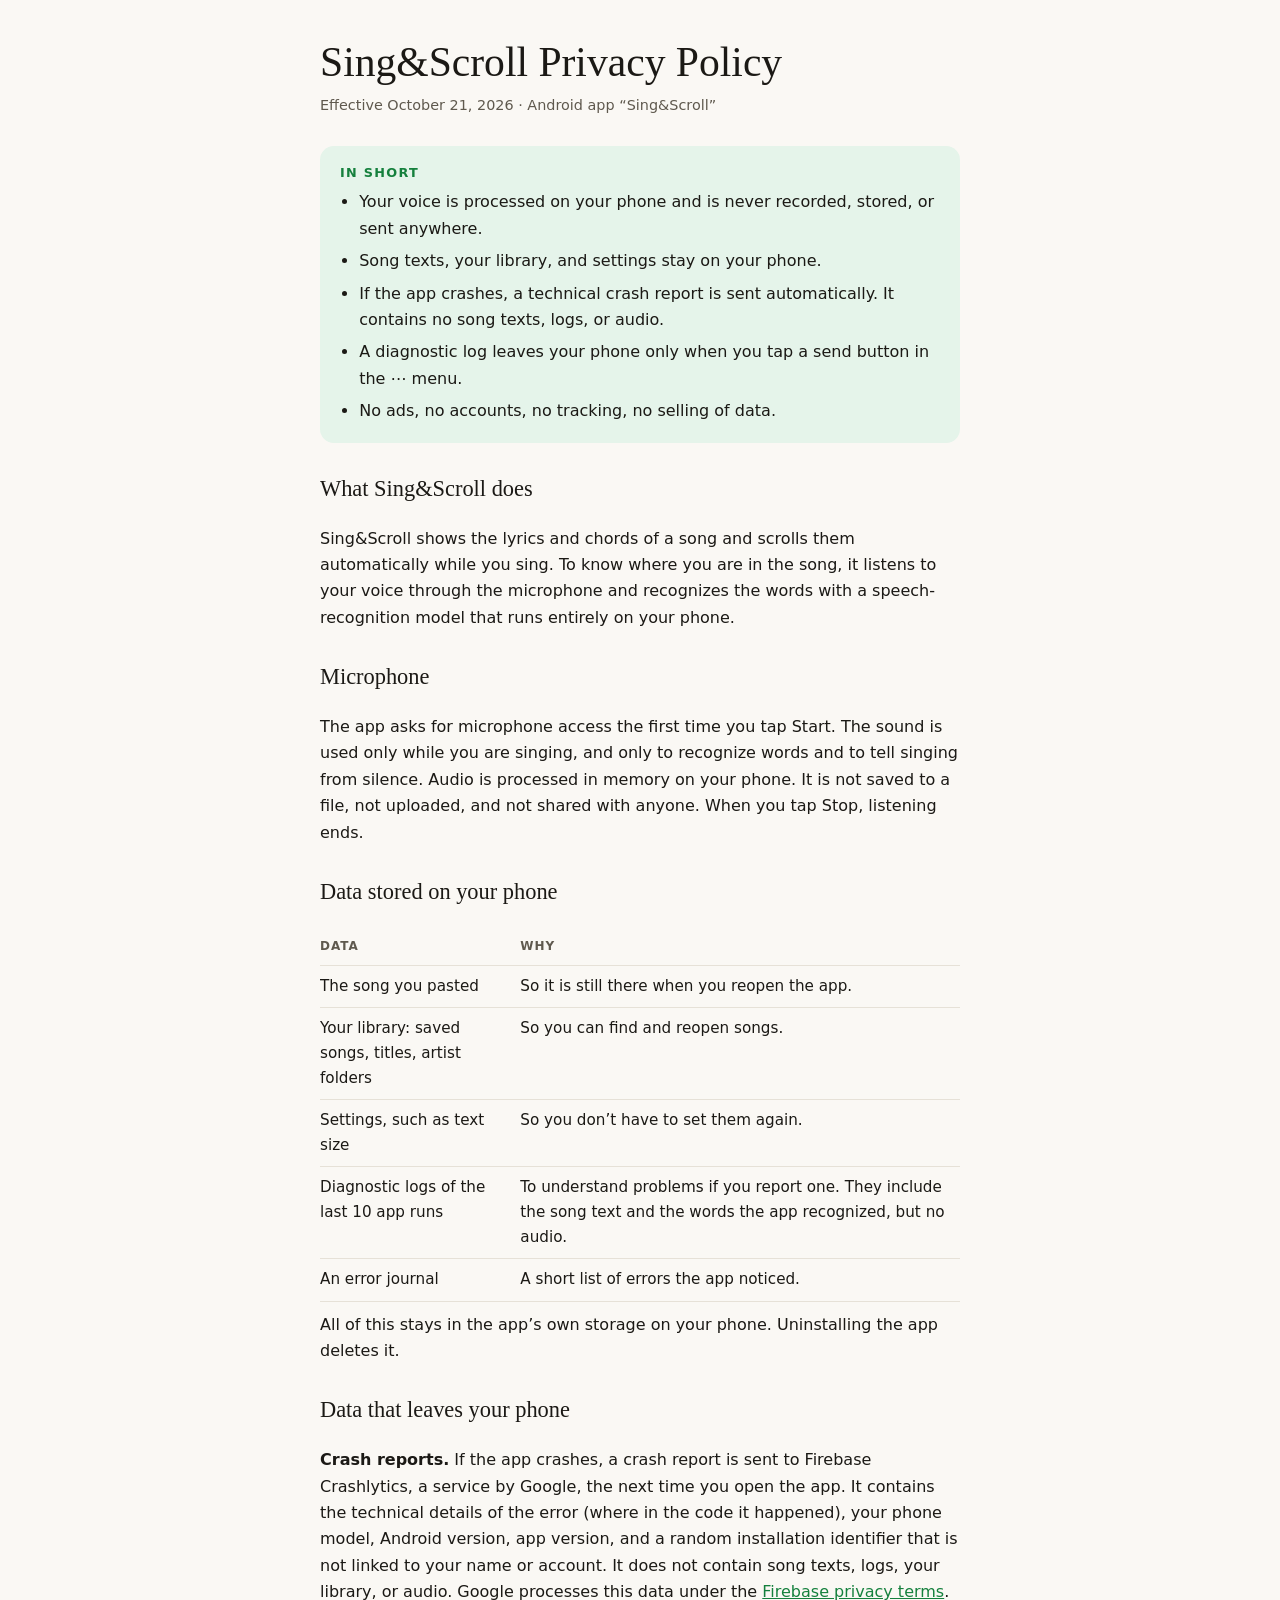
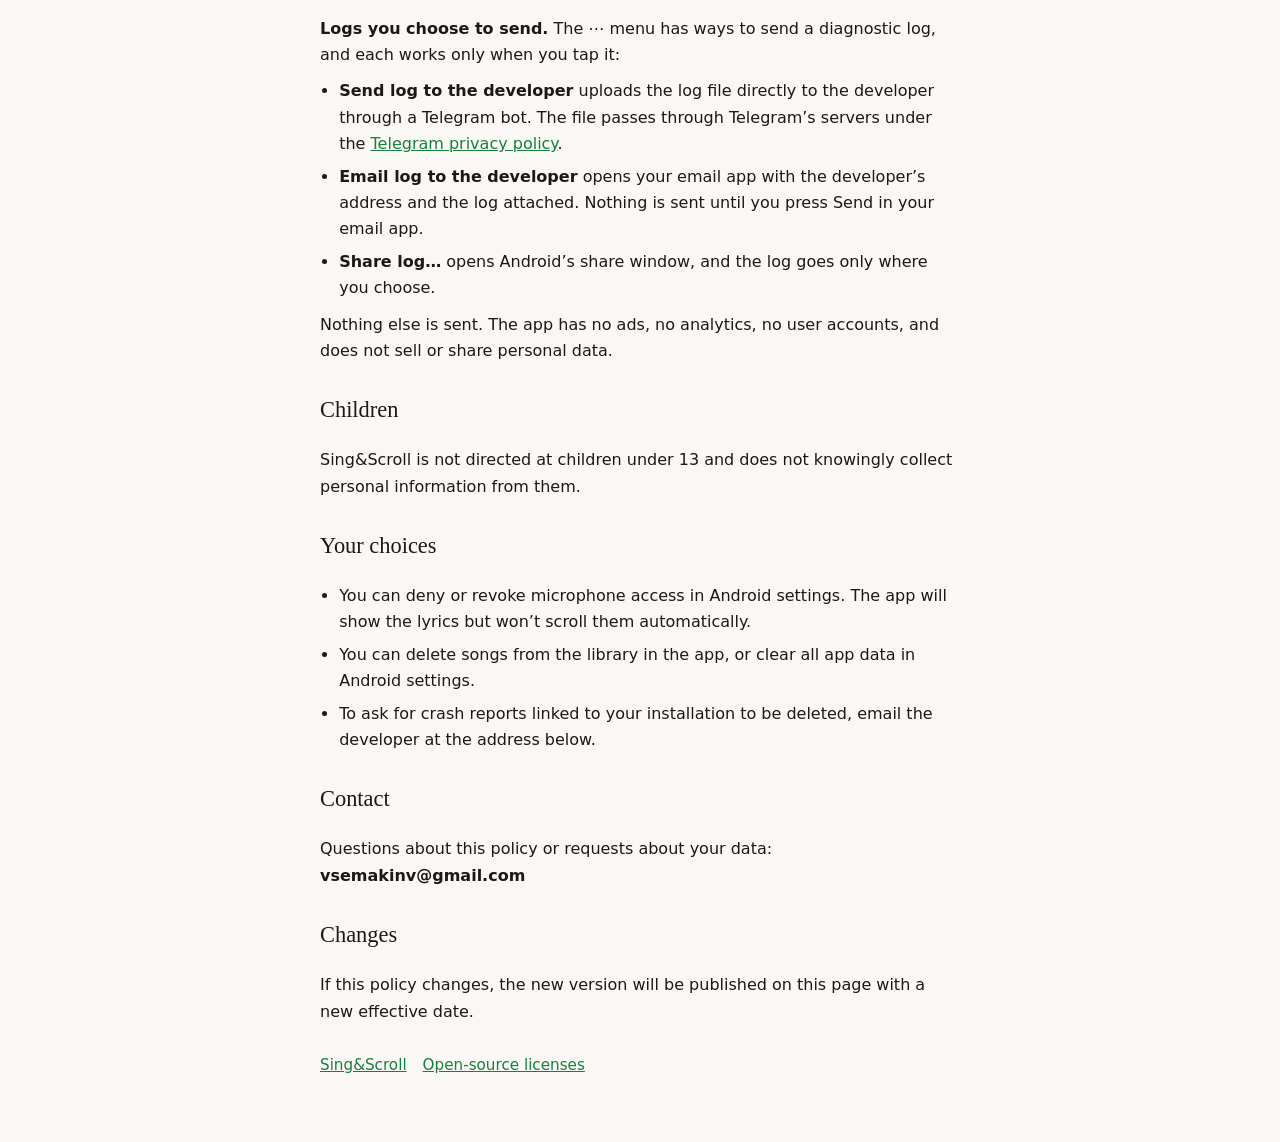
<file: privacy.html>
<!doctype html>
<html lang="en">
<head>
<meta charset="utf-8">
<meta name="viewport" content="width=device-width,initial-scale=1">
<title>Sing&amp;Scroll Privacy Policy</title>
<link rel="stylesheet" href="style.css">
</head>
<body>
<div class="wrap">
  <header>
    <h1>Sing&amp;Scroll Privacy Policy</h1>
    <p class="meta">Effective October 21, 2026 · Android app “Sing&amp;Scroll”</p>
  </header>

  <div class="summary">
    <h2>In short</h2>
    <ul>
      <li>Your voice is processed on your phone and is never recorded, stored, or sent anywhere.</li>
      <li>Song texts, your library, and settings stay on your phone.</li>
      <li>If the app crashes, a technical crash report is sent automatically. It contains no song texts, logs, or audio.</li>
      <li>A diagnostic log leaves your phone only when you tap a send button in the ⋯ menu.</li>
      <li>No ads, no accounts, no tracking, no selling of data.</li>
    </ul>
  </div>

  <section>
    <h2>What Sing&amp;Scroll does</h2>
    <p>Sing&amp;Scroll shows the lyrics and chords of a song and scrolls them automatically while you sing. To know where you are in the song, it listens to your voice through the microphone and recognizes the words with a speech-recognition model that runs entirely on your phone.</p>
  </section>

  <section>
    <h2>Microphone</h2>
    <p>The app asks for microphone access the first time you tap Start. The sound is used only while you are singing, and only to recognize words and to tell singing from silence. Audio is processed in memory on your phone. It is not saved to a file, not uploaded, and not shared with anyone. When you tap Stop, listening ends.</p>
  </section>

  <section>
    <h2>Data stored on your phone</h2>
    <div class="tablewrap">
      <table>
        <thead><tr><th>Data</th><th>Why</th></tr></thead>
        <tbody>
          <tr><td>The song you pasted</td><td>So it is still there when you reopen the app.</td></tr>
          <tr><td>Your library: saved songs, titles, artist folders</td><td>So you can find and reopen songs.</td></tr>
          <tr><td>Settings, such as text size</td><td>So you don’t have to set them again.</td></tr>
          <tr><td>Diagnostic logs of the last 10 app runs</td><td>To understand problems if you report one. They include the song text and the words the app recognized, but no audio.</td></tr>
          <tr><td>An error journal</td><td>A short list of errors the app noticed.</td></tr>
        </tbody>
      </table>
    </div>
    <p>All of this stays in the app’s own storage on your phone. Uninstalling the app deletes it.</p>
  </section>

  <section>
    <h2>Data that leaves your phone</h2>
    <p><strong>Crash reports.</strong> If the app crashes, a crash report is sent to Firebase Crashlytics, a service by Google, the next time you open the app. It contains the technical details of the error (where in the code it happened), your phone model, Android version, app version, and a random installation identifier that is not linked to your name or account. It does not contain song texts, logs, your library, or audio. Google processes this data under the <a href="https://firebase.google.com/support/privacy">Firebase privacy terms</a>.</p>
    <p><strong>Logs you choose to send.</strong> The ⋯ menu has ways to send a diagnostic log, and each works only when you tap it:</p>
    <ul>
      <li><strong>Send log to the developer</strong> uploads the log file directly to the developer through a Telegram bot. The file passes through Telegram’s servers under the <a href="https://telegram.org/privacy">Telegram privacy policy</a>.</li>
      <li><strong>Email log to the developer</strong> opens your email app with the developer’s address and the log attached. Nothing is sent until you press Send in your email app.</li>
      <li><strong>Share log…</strong> opens Android’s share window, and the log goes only where you choose.</li>
    </ul>
    <p>Nothing else is sent. The app has no ads, no analytics, no user accounts, and does not sell or share personal data.</p>
  </section>

  <section>
    <h2>Children</h2>
    <p>Sing&amp;Scroll is not directed at children under 13 and does not knowingly collect personal information from them.</p>
  </section>

  <section>
    <h2>Your choices</h2>
    <ul>
      <li>You can deny or revoke microphone access in Android settings. The app will show the lyrics but won’t scroll them automatically.</li>
      <li>You can delete songs from the library in the app, or clear all app data in Android settings.</li>
      <li>To ask for crash reports linked to your installation to be deleted, email the developer at the address below.</li>
    </ul>
  </section>

  <section>
    <h2>Contact</h2>
    <p>Questions about this policy or requests about your data: <strong>vsemakinv@gmail.com</strong></p>
  </section>

  <section>
    <h2>Changes</h2>
    <p>If this policy changes, the new version will be published on this page with a new effective date.</p>
  </section>

  <nav><a href="index.html">Sing&amp;Scroll</a><a href="licenses.html">Open-source licenses</a></nav>
</div>
</body>
</html>
</file>
<file: style.css>
:root{--bg:#faf8f4;--panel:#fff;--edge:#e6e1d7;--ink:#1b1915;--dim:#5f594e;--accent:#15803d;--accent-soft:#e5f4ea;color-scheme:light}
@media (prefers-color-scheme:dark){:root{--bg:#0b0b0a;--panel:#171613;--edge:#2c2a24;--ink:#f3efe6;--dim:#a39c8e;--accent:#4ade80;--accent-soft:#12291a;color-scheme:dark}}
*{box-sizing:border-box}
body{margin:0;background:var(--bg);color:var(--ink);font:16px/1.65 "Segoe UI",system-ui,-apple-system,sans-serif}
.wrap{max-width:42rem;margin:0 auto;padding:40px 16px 64px;display:grid;gap:28px}
h1{font-family:Tinos,"Times New Roman",serif;font-weight:400;font-size:clamp(2rem,6vw,2.6rem);line-height:1.1;margin:0}
h2{font-family:Tinos,"Times New Roman",serif;font-weight:400;font-size:1.4rem;margin:0 0 8px}
p{margin:0}section{display:grid;gap:10px}ul{margin:0;padding-left:1.2em;display:grid;gap:6px}
.meta{color:var(--dim);font-size:.9rem;margin-top:8px}
.summary{background:var(--accent-soft);border-radius:14px;padding:18px 20px;display:grid;gap:8px}
.summary h2{font:600 .8rem/1.4 "Segoe UI",system-ui,sans-serif;letter-spacing:.1em;text-transform:uppercase;color:var(--accent);margin:0}
.tablewrap{overflow-x:auto}table{border-collapse:collapse;width:100%;font-size:.95rem}
th,td{text-align:left;padding:8px 10px 8px 0;border-bottom:1px solid var(--edge);vertical-align:top}
th{font-size:.75rem;letter-spacing:.08em;text-transform:uppercase;color:var(--dim);font-weight:600}
a{color:var(--accent)}nav{display:flex;gap:16px;flex-wrap:wrap;font-size:.95rem}
</file>
